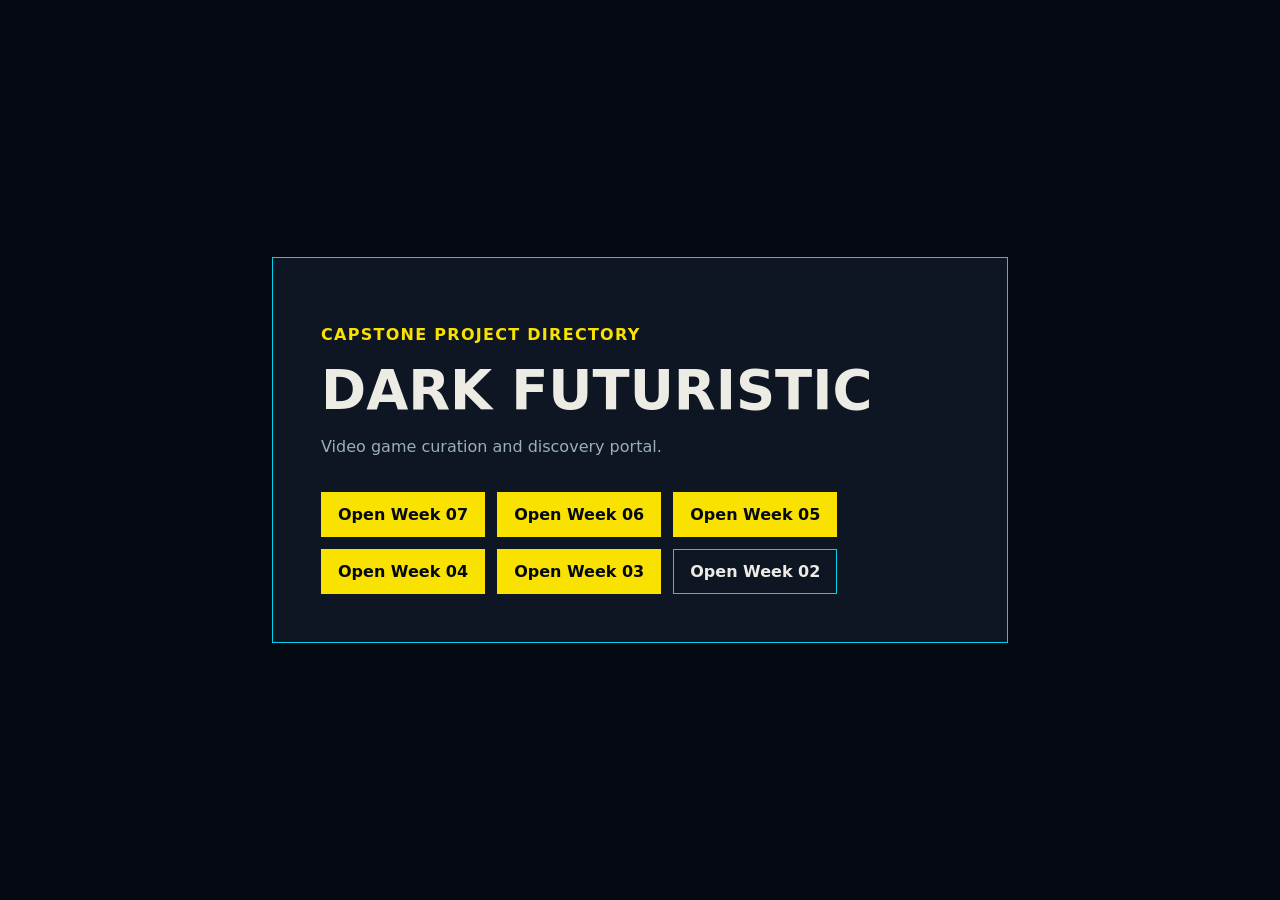
<file: index.html>
<!DOCTYPE html>
<html lang="en">
<head>
  <meta charset="UTF-8">

  <meta
    name="viewport"
    content="width=device-width, initial-scale=1.0"
  >

  <meta
    name="description"
    content="Dark Futuristic capstone project milestone directory."
  >

  <title>Dark Futuristic | Capstone Milestones</title>

  <style>
    :root {
      color-scheme: dark;

      --background: oklch(14% 0.02 260);
      --surface: oklch(20% 0.03 260);
      --text: oklch(94% 0.01 100);
      --muted: oklch(74% 0.03 240);
      --primary: oklch(90% 0.20 102);
      --secondary: oklch(78% 0.16 208);

      font-family:
        Inter,
        system-ui,
        -apple-system,
        BlinkMacSystemFont,
        "Segoe UI",
        sans-serif;
    }

    * {
      box-sizing: border-box;
    }

    body {
      display: grid;
      min-height: 100vh;
      margin: 0;
      padding: 1rem;
      place-items: center;
      color: var(--text);
      background: var(--background);
    }

    main {
      width: min(100%, 46rem);
      padding: clamp(1.5rem, 4vw, 3rem);
      background: var(--surface);
      border: 1px solid var(--secondary);
    }

    p {
      color: var(--muted);
      line-height: 1.6;
    }

    .eyebrow {
      color: var(--primary);
      font-weight: 800;
      letter-spacing: 0.08em;
      text-transform: uppercase;
    }

    h1 {
      margin-block: 0.5rem;
      font-size: clamp(2rem, 1.4rem + 2.5vw, 3.5rem);
      line-height: 1;
      text-transform: uppercase;
    }

    nav {
      display: flex;
      flex-wrap: wrap;
      gap: 0.75rem;
      margin-top: 2rem;
    }

    a {
      display: inline-block;
      padding: 0.75rem 1rem;
      color: var(--background);
      background: var(--primary);
      border: 1px solid var(--primary);
      font-weight: 800;
      text-decoration: none;
    }

    a.secondary {
      color: var(--text);
      background: transparent;
      border-color: var(--secondary);
    }

    a:focus-visible {
      outline: 0.2rem solid var(--secondary);
      outline-offset: 0.2rem;
    }
  </style>
</head>

<body>
  <main>
    <p class="eyebrow">Capstone Project Directory</p>

    <h1>Dark Futuristic</h1>

    <p>Video game curation and discovery portal.</p>

    <nav aria-label="Capstone milestones">
      <a href="week07/index.html">
          Open Week 07
        </a>
      
      <a href="week06/index.html">
        Open Week 06
      </a>
      
       <a href="week05/index.html">
        Open Week 05
      </a>
      
      <a href="week04/index.html">
        Open Week 04
      </a>
      
      <a href="week03/index.html">
        Open Week 03
      </a>

      <a class="secondary" href="week02/index.html">
        Open Week 02
      </a>
    </nav>
  </main>
</body>
</html>
</file>
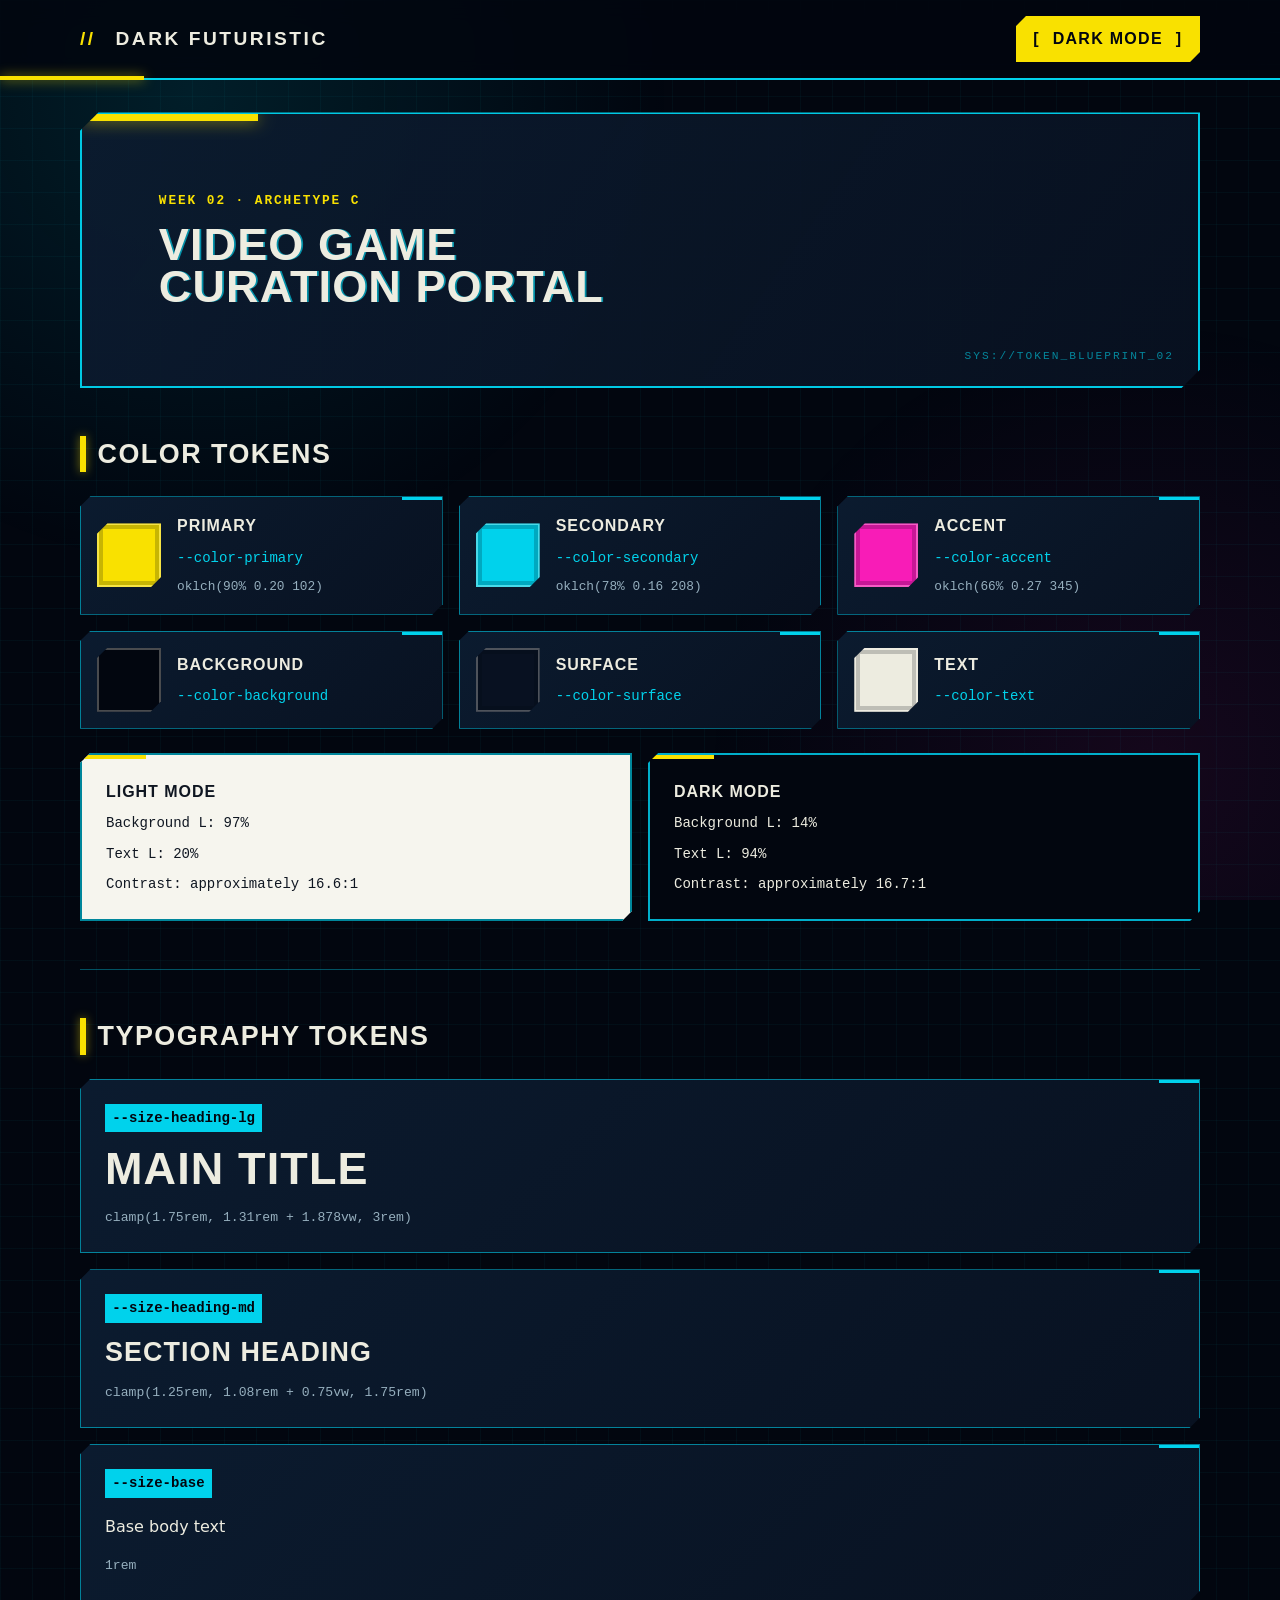
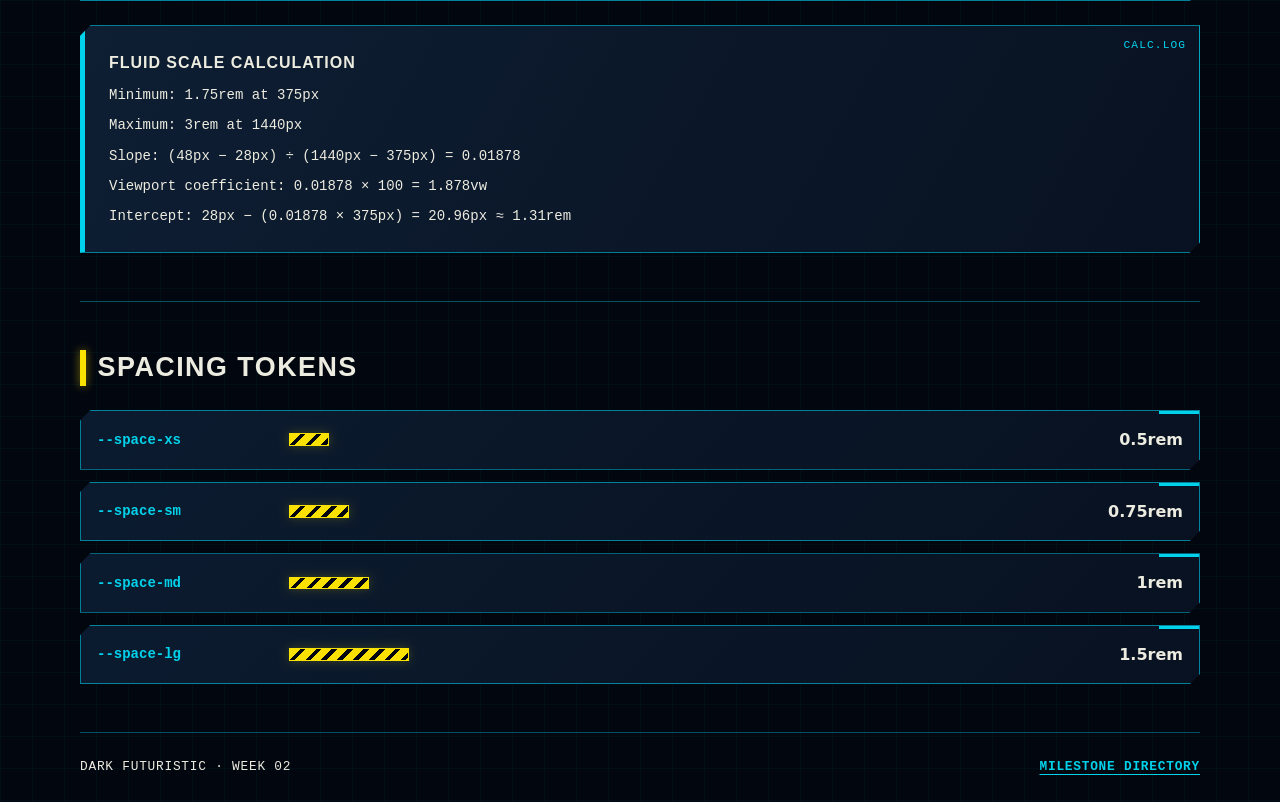
<file: week02/index.html>
<!DOCTYPE html>
<html lang="en" data-theme="dark">
<head>
  <meta charset="UTF-8">

  <meta
    name="viewport"
    content="width=device-width, initial-scale=1.0"
  >

  <meta
    name="description"
    content="Dark Futuristic Week 02 design system token page."
  >

  <title>Dark Futuristic | Week 02</title>

  <link rel="stylesheet" href="styles.css">
</head>

<body>
  <a class="skip-link" href="#main-content">
    Skip to main content
  </a>

  <header class="site-header">
    <a class="brand" href="../index.html">
      Dark Futuristic
    </a>

    <button
      class="theme-toggle"
      type="button"
      aria-pressed="true"
      aria-label="Switch to light mode"
    >
      <span class="theme-toggle__label">Dark mode</span>
    </button>
  </header>

  <main id="main-content" class="page">
    <header class="page-header">
      <p class="eyebrow">Week 02 · Archetype C</p>

      <h1>Video Game Curation Portal</h1>
    </header>

    <section class="token-section" aria-labelledby="colors-heading">
      <h2 id="colors-heading">Color Tokens</h2>

      <div class="color-grid">
        <div class="color-token">
          <span
            class="swatch swatch--primary"
            aria-hidden="true"
          ></span>

          <div>
            <h3>Primary</h3>
            <code>--color-primary</code>
            <p>oklch(90% 0.20 102)</p>
          </div>
        </div>

        <div class="color-token">
          <span
            class="swatch swatch--secondary"
            aria-hidden="true"
          ></span>

          <div>
            <h3>Secondary</h3>
            <code>--color-secondary</code>
            <p>oklch(78% 0.16 208)</p>
          </div>
        </div>

        <div class="color-token">
          <span
            class="swatch swatch--accent"
            aria-hidden="true"
          ></span>

          <div>
            <h3>Accent</h3>
            <code>--color-accent</code>
            <p>oklch(66% 0.27 345)</p>
          </div>
        </div>

        <div class="color-token">
          <span
            class="swatch swatch--background"
            aria-hidden="true"
          ></span>

          <div>
            <h3>Background</h3>
            <code>--color-background</code>
          </div>
        </div>

        <div class="color-token">
          <span
            class="swatch swatch--surface"
            aria-hidden="true"
          ></span>

          <div>
            <h3>Surface</h3>
            <code>--color-surface</code>
          </div>
        </div>

        <div class="color-token">
          <span
            class="swatch swatch--text"
            aria-hidden="true"
          ></span>

          <div>
            <h3>Text</h3>
            <code>--color-text</code>
          </div>
        </div>
      </div>

      <div class="mode-grid">
        <article class="mode-example mode-example--light">
          <h3>Light Mode</h3>
          <p>Background L: 97%</p>
          <p>Text L: 20%</p>
          <p>Contrast: approximately 16.6:1</p>
        </article>

        <article class="mode-example mode-example--dark">
          <h3>Dark Mode</h3>
          <p>Background L: 14%</p>
          <p>Text L: 94%</p>
          <p>Contrast: approximately 16.7:1</p>
        </article>
      </div>
    </section>

    <section class="token-section" aria-labelledby="type-heading">
      <h2 id="type-heading">Typography Tokens</h2>

      <div class="type-list">
        <div class="type-token">
          <code>--size-heading-lg</code>

          <p class="sample-heading-lg">
            Main Title
          </p>

          <p>
            clamp(1.75rem, 1.31rem + 1.878vw, 3rem)
          </p>
        </div>

        <div class="type-token">
          <code>--size-heading-md</code>

          <p class="sample-heading-md">
            Section Heading
          </p>

          <p>
            clamp(1.25rem, 1.08rem + 0.75vw, 1.75rem)
          </p>
        </div>

        <div class="type-token">
          <code>--size-base</code>

          <p class="sample-base">
            Base body text
          </p>

          <p>1rem</p>
        </div>
      </div>

      <aside class="formula-note" aria-labelledby="formula-heading">
        <h3 id="formula-heading">Fluid Scale Calculation</h3>

        <p>
          Minimum: 1.75rem at 375px
        </p>

        <p>
          Maximum: 3rem at 1440px
        </p>

        <p>
          Slope: (48px − 28px) ÷ (1440px − 375px)
          = 0.01878
        </p>

        <p>
          Viewport coefficient: 0.01878 × 100
          = 1.878vw
        </p>

        <p>
          Intercept: 28px − (0.01878 × 375px)
          = 20.96px ≈ 1.31rem
        </p>
      </aside>
    </section>

    <section class="token-section" aria-labelledby="spacing-heading">
      <h2 id="spacing-heading">Spacing Tokens</h2>

      <div class="spacing-list">
        <div class="spacing-token">
          <code>--space-xs</code>
          <span class="space-demo space-demo--xs"></span>
          <strong>0.5rem</strong>
        </div>

        <div class="spacing-token">
          <code>--space-sm</code>
          <span class="space-demo space-demo--sm"></span>
          <strong>0.75rem</strong>
        </div>

        <div class="spacing-token">
          <code>--space-md</code>
          <span class="space-demo space-demo--md"></span>
          <strong>1rem</strong>
        </div>

        <div class="spacing-token">
          <code>--space-lg</code>
          <span class="space-demo space-demo--lg"></span>
          <strong>1.5rem</strong>
        </div>
      </div>
    </section>
  </main>

  <footer class="site-footer">
    <p>Dark Futuristic · Week 02</p>

    <a href="../index.html">
      Milestone Directory
    </a>
  </footer>

  <script>
    const root = document.documentElement;
    const toggle = document.querySelector(".theme-toggle");
    const label = document.querySelector(".theme-toggle__label");

    toggle.addEventListener("click", () => {
      const nextTheme =
        root.dataset.theme === "dark" ? "light" : "dark";

      root.dataset.theme = nextTheme;

      const darkModeActive = nextTheme === "dark";

      toggle.setAttribute(
        "aria-pressed",
        String(darkModeActive)
      );

      toggle.setAttribute(
        "aria-label",
        darkModeActive
          ? "Switch to light mode"
          : "Switch to dark mode"
      );

      label.textContent =
        darkModeActive ? "Dark mode" : "Light mode";
    });
  </script>
</body>
</html>
</file>
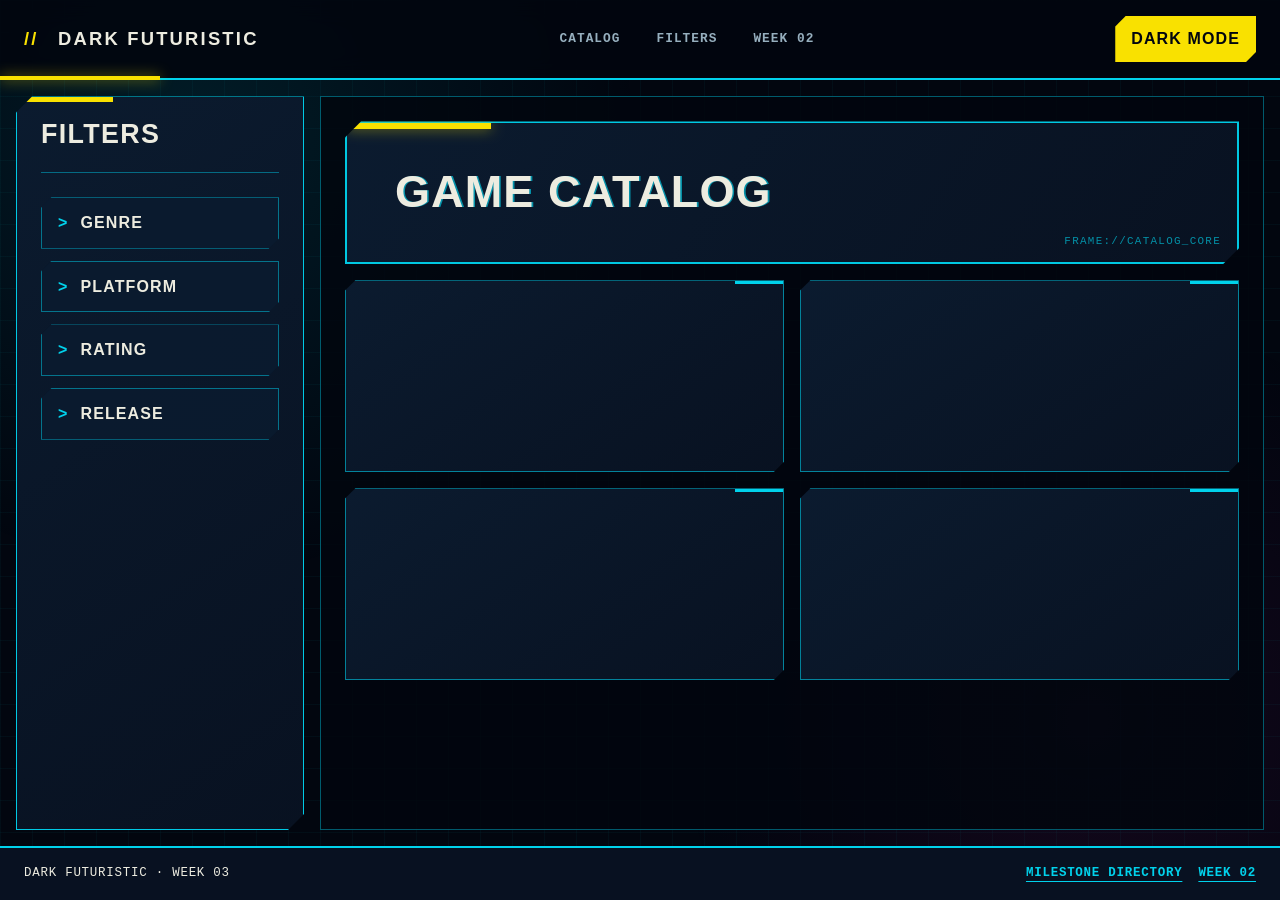
<file: week03/index.html>
<!DOCTYPE html>
<html lang="en" data-theme="dark">
<head>
  <meta charset="UTF-8">

  <meta
    name="viewport"
    content="width=device-width, initial-scale=1.0"
  >

  <meta
    name="description"
    content="Dark Futuristic Week 03 semantic structural frame."
  >

  <title>Dark Futuristic | Week 03</title>

  <link rel="stylesheet" href="styles.css">
</head>

<body>
  <a class="skip-link" href="#catalog">
    Skip to main content
  </a>

  <header class="site-header">
    <a class="brand" href="../index.html">
      Dark Futuristic
    </a>

    <nav class="primary-nav" aria-label="Primary navigation">
      <a href="#catalog">Catalog</a>
      <a href="#filters">Filters</a>
      <a href="../week02/index.html">Week 02</a>
    </nav>

    <button
      class="theme-toggle"
      type="button"
      aria-pressed="true"
      aria-label="Switch to light mode"
    >
      <span class="theme-toggle__label">Dark mode</span>
    </button>
  </header>

  <section class="layout-frame">
    <aside
      id="filters"
      class="filter-rail"
      aria-labelledby="filters-heading"
    >
      <header class="rail-header">
        <h2 id="filters-heading">Filters</h2>
      </header>

      <nav class="filter-nav" aria-label="Catalog filter navigation">
        <a href="#filter-zone-1">Genre</a>
        <a href="#filter-zone-2">Platform</a>
        <a href="#filter-zone-3">Rating</a>
        <a href="#filter-zone-4">Release</a>
      </nav>
    </aside>

    <main
      id="catalog"
      class="catalog"
      aria-labelledby="catalog-heading"
    >
      <header class="catalog-header">
        <h1 id="catalog-heading">Game Catalog</h1>
      </header>

      <section
        class="catalog-grid"
        aria-label="Catalog structural zones"
      >
        <section
          id="filter-zone-1"
          class="catalog-frame"
          aria-label="Featured catalog zone"
        ></section>

        <section
          id="filter-zone-2"
          class="catalog-frame"
          aria-label="Main catalog zone"
        ></section>

        <section
          id="filter-zone-3"
          class="catalog-frame"
          aria-label="Comparison zone"
        ></section>

        <section
          id="filter-zone-4"
          class="catalog-frame"
          aria-label="Discovery zone"
        ></section>
      </section>
    </main>
  </section>

  <footer class="site-footer">
    <p>Dark Futuristic · Week 03</p>

    <nav aria-label="Secondary navigation">
      <a href="../index.html">Milestone Directory</a>
      <a href="../week02/index.html">Week 02</a>
    </nav>
  </footer>

  <script>
    const root = document.documentElement;
    const toggle = document.querySelector(".theme-toggle");
    const label = document.querySelector(".theme-toggle__label");

    toggle.addEventListener("click", () => {
      const nextTheme =
        root.dataset.theme === "dark" ? "light" : "dark";

      root.dataset.theme = nextTheme;

      const darkModeActive = nextTheme === "dark";

      toggle.setAttribute(
        "aria-pressed",
        String(darkModeActive)
      );

      toggle.setAttribute(
        "aria-label",
        darkModeActive
          ? "Switch to light mode"
          : "Switch to dark mode"
      );

      label.textContent =
        darkModeActive ? "Dark mode" : "Light mode";
    });
  </script>
</body>
</html>
</file>
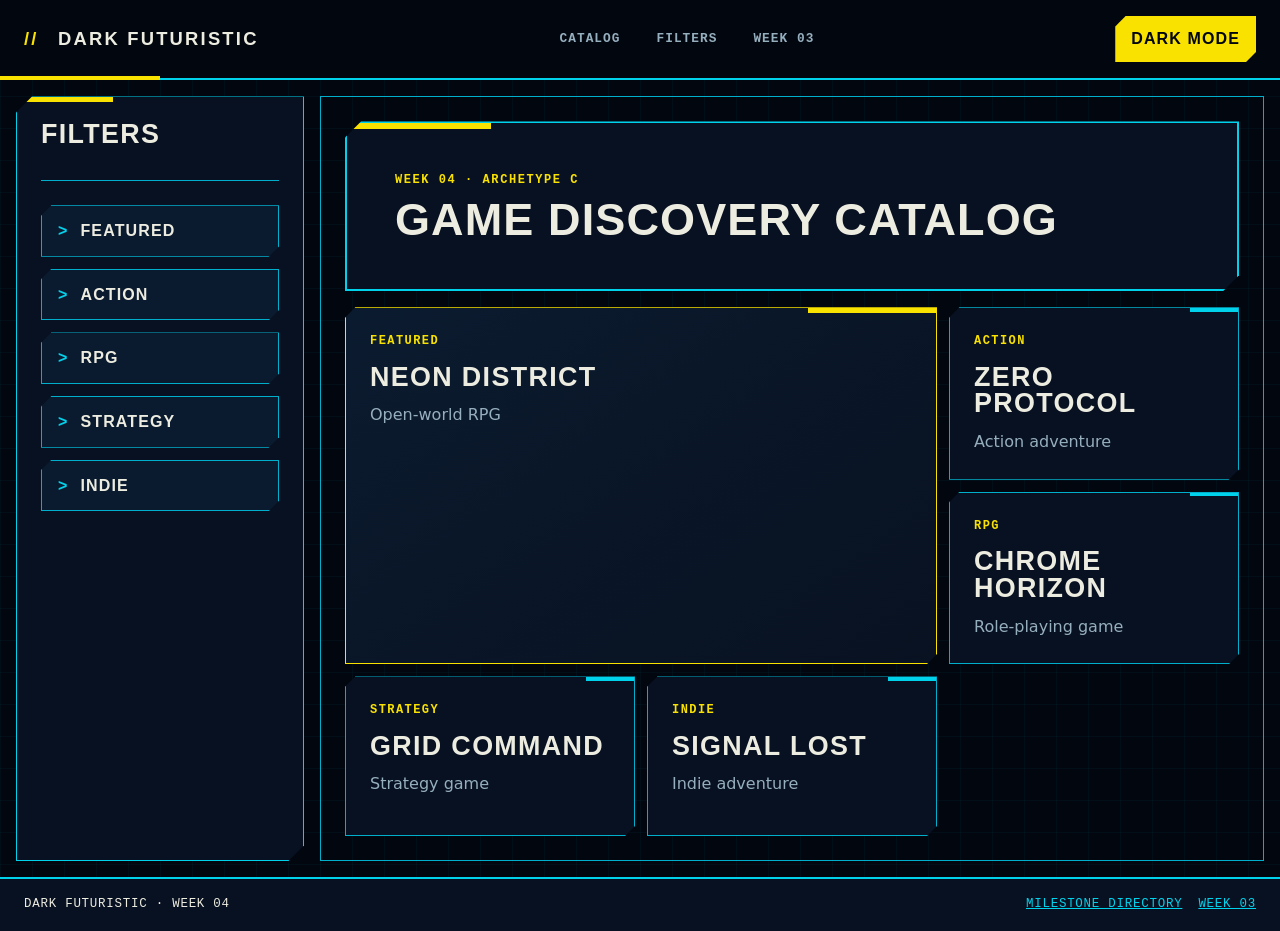
<file: week04/index.html>
<!DOCTYPE html>
<html lang="en" data-theme="dark">
<head>
  <meta charset="UTF-8">

  <meta
    name="viewport"
    content="width=device-width, initial-scale=1.0"
  >

  <meta
    name="description"
    content="Dark Futuristic Week 04 asymmetric responsive grid."
  >

  <title>Dark Futuristic | Week 04</title>

  <link rel="stylesheet" href="styles.css">
</head>

<body>
  <a class="skip-link" href="#catalog">
    Skip to main content
  </a>

  <header class="site-header">
    <a class="brand" href="../index.html">
      Dark Futuristic
    </a>

    <nav class="primary-nav" aria-label="Primary navigation">
      <a href="#catalog">Catalog</a>
      <a href="#filters">Filters</a>
      <a href="../week03/index.html">Week 03</a>
    </nav>

    <button
      class="theme-toggle"
      type="button"
      aria-pressed="true"
      aria-label="Switch to light mode"
    >
      <span class="theme-toggle__label">Dark mode</span>
    </button>
  </header>

  <section class="layout-frame">
    <aside
      id="filters"
      class="filter-rail"
      aria-labelledby="filters-heading"
    >
      <header class="rail-header">
        <h2 id="filters-heading">Filters</h2>
      </header>

      <nav class="filter-nav" aria-label="Game catalog filters">
        <a href="#card-1">Featured</a>
        <a href="#card-2">Action</a>
        <a href="#card-3">RPG</a>
        <a href="#card-4">Strategy</a>
        <a href="#card-5">Indie</a>
      </nav>
    </aside>

    <main
      id="catalog"
      class="catalog"
      aria-labelledby="catalog-heading"
    >
      <header class="catalog-header">
        <p class="eyebrow">Week 04 · Archetype C</p>
        <h1 id="catalog-heading">Game Discovery Catalog</h1>
      </header>

      <section
        class="game-grid"
        aria-label="Game discovery grid"
      >
        <article id="card-1" class="game-card game-card--hero">
          <p class="game-card__label">Featured</p>
          <h2>Neon District</h2>
          <p>Open-world RPG</p>
        </article>

        <article id="card-2" class="game-card">
          <p class="game-card__label">Action</p>
          <h2>Zero Protocol</h2>
          <p>Action adventure</p>
        </article>

        <article id="card-3" class="game-card">
          <p class="game-card__label">RPG</p>
          <h2>Chrome Horizon</h2>
          <p>Role-playing game</p>
        </article>

        <article id="card-4" class="game-card">
          <p class="game-card__label">Strategy</p>
          <h2>Grid Command</h2>
          <p>Strategy game</p>
        </article>

        <article id="card-5" class="game-card">
          <p class="game-card__label">Indie</p>
          <h2>Signal Lost</h2>
          <p>Indie adventure</p>
        </article>
      </section>
    </main>
  </section>

  <footer class="site-footer">
    <p>Dark Futuristic · Week 04</p>

    <nav aria-label="Secondary navigation">
      <a href="../index.html">Milestone Directory</a>
      <a href="../week03/index.html">Week 03</a>
    </nav>
  </footer>

  <script>
    const root = document.documentElement;
    const toggle = document.querySelector(".theme-toggle");
    const label = document.querySelector(".theme-toggle__label");

    toggle.addEventListener("click", () => {
      const nextTheme =
        root.dataset.theme === "dark" ? "light" : "dark";

      root.dataset.theme = nextTheme;

      const darkModeActive = nextTheme === "dark";

      toggle.setAttribute(
        "aria-pressed",
        String(darkModeActive)
      );

      toggle.setAttribute(
        "aria-label",
        darkModeActive
          ? "Switch to light mode"
          : "Switch to dark mode"
      );

      label.textContent =
        darkModeActive ? "Dark mode" : "Light mode";
    });
  </script>
</body>
</html>
</file>
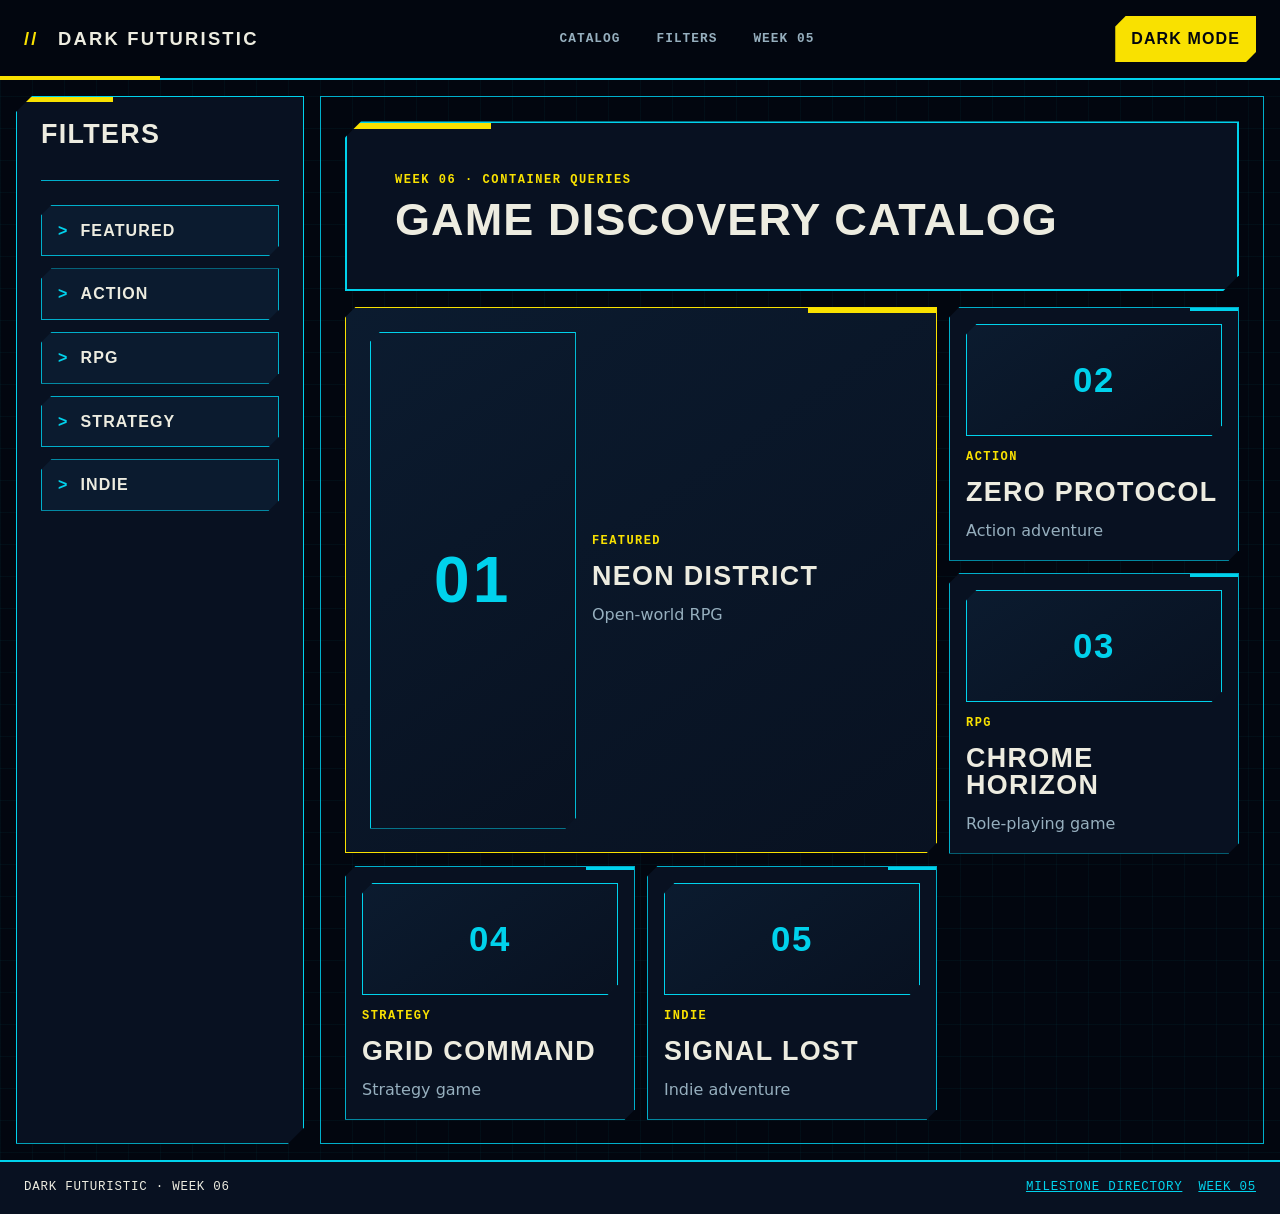
<file: week06/index.html>
<!DOCTYPE html>
<html lang="en" data-theme="dark">
<head>
  <meta charset="UTF-8">

  <meta
    name="viewport"
    content="width=device-width, initial-scale=1.0"
  >

  <meta
    name="description"
    content="Dark Futuristic Week 06 container query components."
  >

  <title>Dark Futuristic | Week 06</title>

  <link rel="stylesheet" href="styles.css">
</head>

<body>
  <a class="skip-link" href="#catalog">
    Skip to main content
  </a>

  <header class="site-header">
    <a class="brand" href="../index.html">
      Dark Futuristic
    </a>

    <nav class="primary-nav" aria-label="Primary navigation">
      <a href="#catalog">Catalog</a>
      <a href="#filters">Filters</a>
      <a href="../week05/index.html">Week 05</a>
    </nav>

    <button
      class="theme-toggle"
      type="button"
      aria-pressed="true"
      aria-label="Switch to light mode"
    >
      <span class="theme-toggle__label">Dark mode</span>
    </button>
  </header>

  <div class="layout-frame">
    <aside
      id="filters"
      class="filter-rail"
      aria-labelledby="filters-heading"
    >
      <header class="rail-header">
        <h2 id="filters-heading">Filters</h2>
      </header>

      <nav class="filter-nav" aria-label="Game catalog filters">
        <a href="#card-1">Featured</a>
        <a href="#card-2">Action</a>
        <a href="#card-3">RPG</a>
        <a href="#card-4">Strategy</a>
        <a href="#card-5">Indie</a>
      </nav>
    </aside>

    <main
      id="catalog"
      class="catalog"
      aria-labelledby="catalog-heading"
    >
      <header class="catalog-header">
        <p class="eyebrow">Week 06 · Container Queries</p>

        <h1 id="catalog-heading">
          Game Discovery Catalog
        </h1>
      </header>

      <section
        class="game-grid"
        aria-label="Game discovery grid"
      >
        <div class="game-card-slot game-card-slot--hero">
          <article id="card-1" class="game-card">
            <div class="game-card__visual" aria-hidden="true">
              01
            </div>

            <div class="game-card__content">
              <p class="game-card__label">Featured</p>
              <h2>Neon District</h2>
              <p>Open-world RPG</p>
            </div>
          </article>
        </div>

        <div class="game-card-slot">
          <article id="card-2" class="game-card">
            <div class="game-card__visual" aria-hidden="true">
              02
            </div>

            <div class="game-card__content">
              <p class="game-card__label">Action</p>
              <h2>Zero Protocol</h2>
              <p>Action adventure</p>
            </div>
          </article>
        </div>

        <div class="game-card-slot">
          <article id="card-3" class="game-card">
            <div class="game-card__visual" aria-hidden="true">
              03
            </div>

            <div class="game-card__content">
              <p class="game-card__label">RPG</p>
              <h2>Chrome Horizon</h2>
              <p>Role-playing game</p>
            </div>
          </article>
        </div>

        <div class="game-card-slot">
          <article id="card-4" class="game-card">
            <div class="game-card__visual" aria-hidden="true">
              04
            </div>

            <div class="game-card__content">
              <p class="game-card__label">Strategy</p>
              <h2>Grid Command</h2>
              <p>Strategy game</p>
            </div>
          </article>
        </div>

        <div class="game-card-slot">
          <article id="card-5" class="game-card">
            <div class="game-card__visual" aria-hidden="true">
              05
            </div>

            <div class="game-card__content">
              <p class="game-card__label">Indie</p>
              <h2>Signal Lost</h2>
              <p>Indie adventure</p>
            </div>
          </article>
        </div>
      </section>
    </main>
  </div>

  <footer class="site-footer">
    <p>Dark Futuristic · Week 06</p>

    <nav aria-label="Secondary navigation">
      <a href="../index.html">Milestone Directory</a>
      <a href="../week05/index.html">Week 05</a>
    </nav>
  </footer>

  <script>
    const root = document.documentElement;
    const toggle = document.querySelector(".theme-toggle");
    const label = document.querySelector(".theme-toggle__label");

    toggle.addEventListener("click", () => {
      const nextTheme =
        root.dataset.theme === "dark" ? "light" : "dark";

      root.dataset.theme = nextTheme;

      const darkModeActive = nextTheme === "dark";

      toggle.setAttribute(
        "aria-pressed",
        String(darkModeActive)
      );

      toggle.setAttribute(
        "aria-label",
        darkModeActive
          ? "Switch to light mode"
          : "Switch to dark mode"
      );

      label.textContent =
        darkModeActive ? "Dark mode" : "Light mode";
    });
  </script>
</body>
</html>
</file>
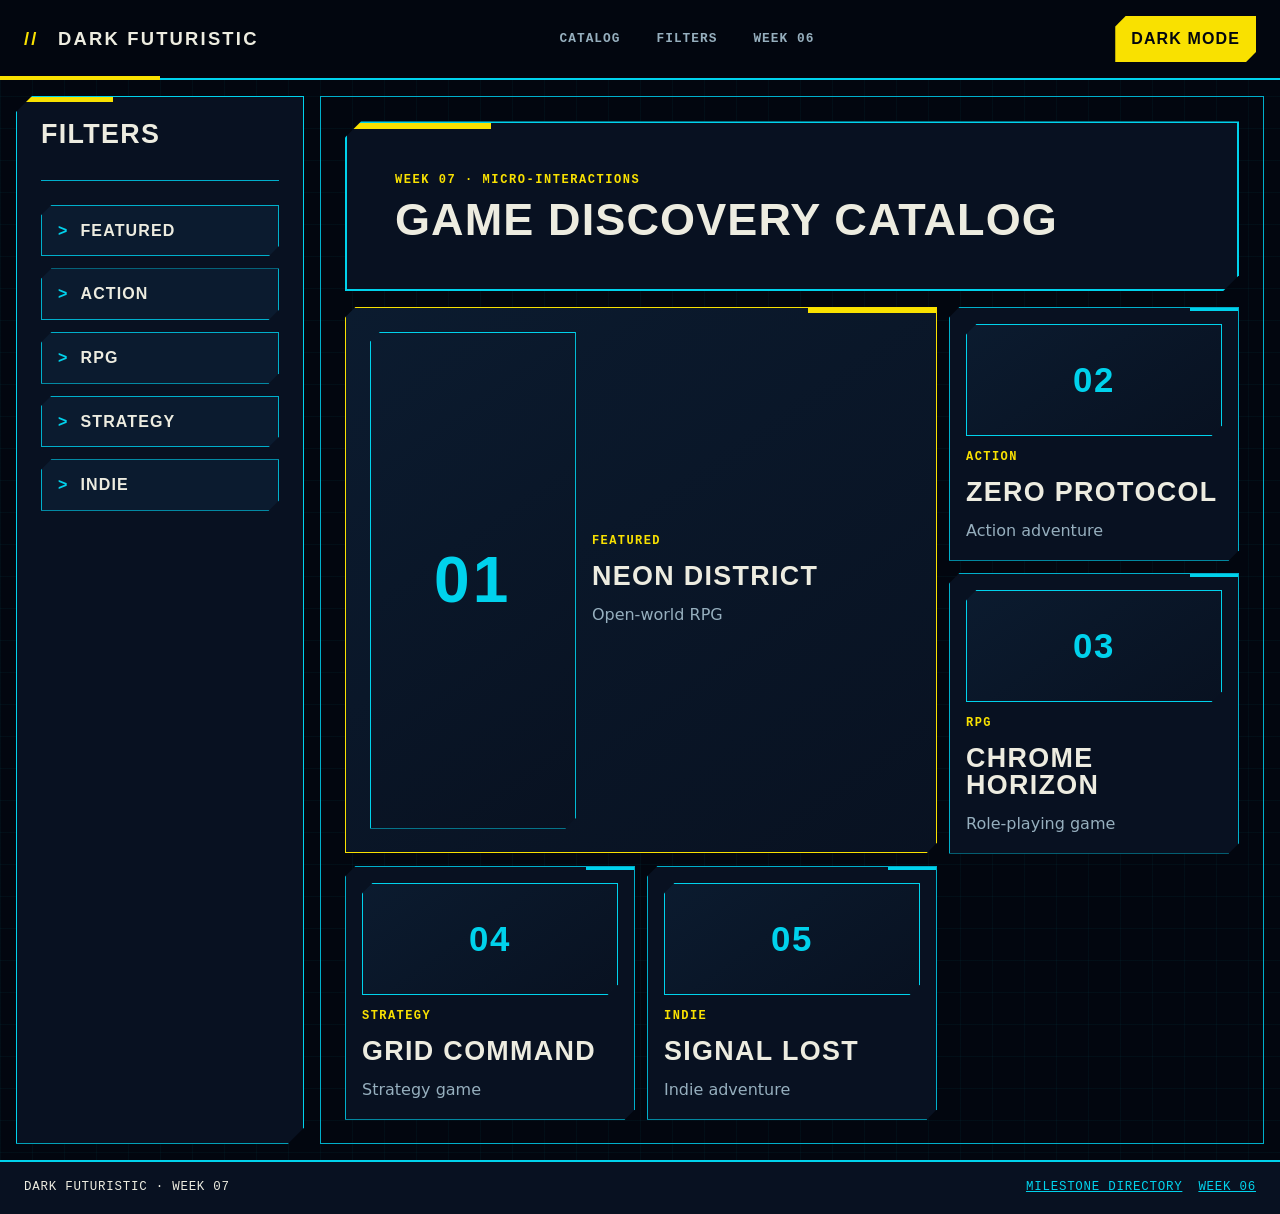
<file: week07/index.html>
<!DOCTYPE html>
<html lang="en" data-theme="dark">
<head>
  <meta charset="UTF-8">

  <meta
    name="viewport"
    content="width=device-width, initial-scale=1.0"
  >

  <meta
    name="description"
    content="Dark Futuristic Week 07 micro-interactions and scroll-driven enhancements."
  >

  <title>Dark Futuristic | Week 07</title>

  <link rel="stylesheet" href="styles.css">
</head>

<body>
  <div
    class="scroll-progress-bar"
    aria-hidden="true"
  ></div>

  <a class="skip-link" href="#catalog">
    Skip to main content
  </a>

  <header class="site-header">
    <a class="brand" href="../index.html">
      Dark Futuristic
    </a>

    <nav class="primary-nav" aria-label="Primary navigation">
      <a href="#catalog">Catalog</a>
      <a href="#filters">Filters</a>
      <a href="../week06/index.html">Week 06</a>
    </nav>

    <button
      class="theme-toggle"
      type="button"
      aria-pressed="true"
      aria-label="Switch to light mode"
    >
      <span class="theme-toggle__label">Dark mode</span>
    </button>
  </header>

  <div class="layout-frame">
    <aside
      id="filters"
      class="filter-rail"
      aria-labelledby="filters-heading"
    >
      <header class="rail-header">
        <h2 id="filters-heading">Filters</h2>
      </header>

      <nav class="filter-nav" aria-label="Game catalog filters">
        <a href="#card-1">Featured</a>
        <a href="#card-2">Action</a>
        <a href="#card-3">RPG</a>
        <a href="#card-4">Strategy</a>
        <a href="#card-5">Indie</a>
      </nav>
    </aside>

    <main
      id="catalog"
      class="catalog"
      aria-labelledby="catalog-heading"
    >
      <header class="catalog-header">
        <p class="eyebrow">
          Week 07 · Micro-Interactions
        </p>

        <h1 id="catalog-heading">
          Game Discovery Catalog
        </h1>
      </header>

      <section
        class="game-grid"
        aria-label="Game discovery grid"
      >
        <div class="game-card-slot game-card-slot--hero">
          <article
            id="card-1"
            class="game-card"
            tabindex="0"
          >
            <div class="game-card__visual" aria-hidden="true">
              01
            </div>

            <div class="game-card__content">
              <p class="game-card__label">Featured</p>
              <h2>Neon District</h2>
              <p>Open-world RPG</p>
            </div>
          </article>
        </div>

        <div class="game-card-slot">
          <article
            id="card-2"
            class="game-card"
            tabindex="0"
          >
            <div class="game-card__visual" aria-hidden="true">
              02
            </div>

            <div class="game-card__content">
              <p class="game-card__label">Action</p>
              <h2>Zero Protocol</h2>
              <p>Action adventure</p>
            </div>
          </article>
        </div>

        <div class="game-card-slot">
          <article
            id="card-3"
            class="game-card"
            tabindex="0"
          >
            <div class="game-card__visual" aria-hidden="true">
              03
            </div>

            <div class="game-card__content">
              <p class="game-card__label">RPG</p>
              <h2>Chrome Horizon</h2>
              <p>Role-playing game</p>
            </div>
          </article>
        </div>

        <div class="game-card-slot">
          <article
            id="card-4"
            class="game-card"
            tabindex="0"
          >
            <div class="game-card__visual" aria-hidden="true">
              04
            </div>

            <div class="game-card__content">
              <p class="game-card__label">Strategy</p>
              <h2>Grid Command</h2>
              <p>Strategy game</p>
            </div>
          </article>
        </div>

        <div class="game-card-slot">
          <article
            id="card-5"
            class="game-card"
            tabindex="0"
          >
            <div class="game-card__visual" aria-hidden="true">
              05
            </div>

            <div class="game-card__content">
              <p class="game-card__label">Indie</p>
              <h2>Signal Lost</h2>
              <p>Indie adventure</p>
            </div>
          </article>
        </div>
      </section>
    </main>
  </div>

  <footer class="site-footer">
    <p>Dark Futuristic · Week 07</p>

    <nav aria-label="Secondary navigation">
      <a href="../index.html">Milestone Directory</a>
      <a href="../week06/index.html">Week 06</a>
    </nav>
  </footer>

  <script>
    const root = document.documentElement;
    const toggle = document.querySelector(".theme-toggle");
    const label = document.querySelector(".theme-toggle__label");

    toggle.addEventListener("click", () => {
      const nextTheme =
        root.dataset.theme === "dark" ? "light" : "dark";

      root.dataset.theme = nextTheme;

      const darkModeActive = nextTheme === "dark";

      toggle.setAttribute(
        "aria-pressed",
        String(darkModeActive)
      );

      toggle.setAttribute(
        "aria-label",
        darkModeActive
          ? "Switch to light mode"
          : "Switch to dark mode"
      );

      label.textContent =
        darkModeActive ? "Dark mode" : "Light mode";
    });
  </script>
</body>
</html>
</file>
<file: week02/styles.css>
/* ==================================================
   WEEK 02 DESIGN TOKENS
   Dark Futuristic Video Game Curation Portal
   ================================================== */

:root {
  color-scheme: light dark;

  /* Cyberpunk brand palette */
  --color-primary: oklch(90% 0.20 102);
  --color-secondary: oklch(78% 0.16 208);
  --color-accent: oklch(66% 0.27 345);

  /* Light mode */
  --light-background: oklch(97% 0.01 100);
  --light-surface: oklch(93% 0.025 100);
  --light-surface-raised: oklch(99% 0.008 100);
  --light-text: oklch(20% 0.025 260);
  --light-muted: oklch(43% 0.035 260);
  --light-border: oklch(56% 0.12 210);

  /* Dark mode */
  --dark-background: oklch(12% 0.025 260);
  --dark-surface: oklch(18% 0.035 260);
  --dark-surface-raised: oklch(22% 0.045 255);
  --dark-text: oklch(94% 0.015 100);
  --dark-muted: oklch(74% 0.035 235);
  --dark-border: oklch(68% 0.15 210);

  /*
    Light mode:
    background L = 97%
    text L = 20%

    Dark mode:
    background L = 12%
    text L = 94%

    The large lightness separation creates strong visual
    contrast and exceeds the WCAG AA 4.5:1 requirement.
  */

  /* Active theme */
  --color-background: var(--dark-background);
  --color-surface: var(--dark-surface);
  --color-surface-raised: var(--dark-surface-raised);
  --color-text: var(--dark-text);
  --color-muted: var(--dark-muted);
  --color-border: var(--dark-border);

  /* Fluid typography */
  --size-base: 1rem;

  --size-heading-md:
    clamp(1.25rem, 1.08rem + 0.75vw, 1.75rem);

  /*
    Minimum: 1.75rem at 375px
    Maximum: 3rem at 1440px

    Slope:
    (48 - 28) / (1440 - 375)
    = 20 / 1065
    = 0.01878

    Viewport coefficient:
    0.01878 × 100 = 1.878vw

    Intercept:
    28 - (0.01878 × 375)
    = 20.96px
    ≈ 1.31rem
  */
  --size-heading-lg:
    clamp(1.75rem, 1.31rem + 1.878vw, 3rem);

  /* Relative spacing */
  --space-xs: 0.5rem;
  --space-sm: 0.75rem;
  --space-md: 1rem;
  --space-lg: 1.5rem;
  --space-xl: 2rem;
  --space-2xl: 3rem;

  --content-width: 70rem;

  --font-display:
    "Arial Narrow",
    "Roboto Condensed",
    "DIN Condensed",
    "Bahnschrift Condensed",
    Impact,
    sans-serif;

  --font-body:
    Inter,
    system-ui,
    -apple-system,
    BlinkMacSystemFont,
    "Segoe UI",
    sans-serif;

  --font-code:
    "SFMono-Regular",
    Consolas,
    "Liberation Mono",
    monospace;

  --clip-small:
    polygon(
      0.65rem 0,
      100% 0,
      100% calc(100% - 0.65rem),
      calc(100% - 0.65rem) 100%,
      0 100%,
      0 0.65rem
    );

  --clip-large:
    polygon(
      1.15rem 0,
      100% 0,
      100% calc(100% - 1.15rem),
      calc(100% - 1.15rem) 100%,
      0 100%,
      0 1.15rem
    );
}

html[data-theme="light"] {
  color-scheme: light;

  --color-background: var(--light-background);
  --color-surface: var(--light-surface);
  --color-surface-raised: var(--light-surface-raised);
  --color-text: var(--light-text);
  --color-muted: var(--light-muted);
  --color-border: var(--light-border);
}

html[data-theme="dark"] {
  color-scheme: dark;

  --color-background: var(--dark-background);
  --color-surface: var(--dark-surface);
  --color-surface-raised: var(--dark-surface-raised);
  --color-text: var(--dark-text);
  --color-muted: var(--dark-muted);
  --color-border: var(--dark-border);
}

/* ==================================================
   RESET AND BASE
   ================================================== */

*,
*::before,
*::after {
  box-sizing: border-box;
}

html {
  scroll-behavior: smooth;
}

body {
  min-height: 100vh;
  margin: 0;
  color: var(--color-text);
  background-color: var(--color-background);
  background-image:
    linear-gradient(
      color-mix(in oklch, var(--color-secondary) 4%, transparent)
      1px,
      transparent 1px
    ),
    linear-gradient(
      90deg,
      color-mix(in oklch, var(--color-secondary) 4%, transparent)
      1px,
      transparent 1px
    );
  background-size: 2rem 2rem;
  font-family: var(--font-body);
  font-size: var(--size-base);
  line-height: 1.6;
}

body::before {
  position: fixed;
  z-index: -1;
  inset: 0;
  background:
    radial-gradient(
      circle at 15% 10%,
      color-mix(in oklch, var(--color-secondary) 12%, transparent),
      transparent 30rem
    ),
    radial-gradient(
      circle at 90% 85%,
      color-mix(in oklch, var(--color-accent) 8%, transparent),
      transparent 28rem
    );
  pointer-events: none;
  content: "";
}

a {
  color: inherit;
}

button,
a {
  font: inherit;
}

button:focus-visible,
a:focus-visible {
  outline: 0.2rem solid var(--color-primary);
  outline-offset: 0.25rem;
}

code {
  color: var(--color-secondary);
  font-family: var(--font-code);
  font-size: 0.875em;
}

.skip-link {
  position: fixed;
  z-index: 100;
  top: var(--space-sm);
  left: var(--space-sm);
  padding: var(--space-sm) var(--space-md);
  color: var(--dark-background);
  background: var(--color-primary);
  font-family: var(--font-display);
  font-weight: 800;
  letter-spacing: 0.06em;
  text-transform: uppercase;
  transform: translateY(-200%);
  clip-path: var(--clip-small);
}

.skip-link:focus {
  transform: translateY(0);
}

/* ==================================================
   HEADER
   ================================================== */

.site-header {
  position: relative;
  display: flex;
  align-items: center;
  justify-content: space-between;
  gap: var(--space-md);
  padding:
    var(--space-md)
    max(
      var(--space-md),
      calc((100% - var(--content-width)) / 2)
    );
  background:
    color-mix(in oklch, var(--color-background) 88%, transparent);
  border-bottom: 0.125rem solid var(--color-secondary);
  backdrop-filter: blur(0.75rem);
}

.site-header::after {
  position: absolute;
  bottom: -0.125rem;
  left: 0;
  width: 9rem;
  height: 0.25rem;
  background: var(--color-primary);
  box-shadow:
    0 0 0.7rem
    color-mix(in oklch, var(--color-primary) 65%, transparent);
  content: "";
}

.brand {
  position: relative;
  color: var(--color-text);
  font-family: var(--font-display);
  font-size: 1.2rem;
  font-stretch: condensed;
  font-weight: 900;
  letter-spacing: 0.13em;
  text-decoration: none;
  text-transform: uppercase;
}

.brand::before {
  margin-right: var(--space-sm);
  color: var(--color-primary);
  content: "//";
}

.theme-toggle {
  position: relative;
  padding: 0.65rem 1.1rem;
  color: var(--color-background);
  background: var(--color-primary);
  border: 0;
  font-family: var(--font-display);
  font-weight: 900;
  letter-spacing: 0.08em;
  text-transform: uppercase;
  cursor: pointer;
  clip-path: var(--clip-small);
  transition:
    transform 160ms ease,
    filter 160ms ease;
}

.theme-toggle::before {
  margin-right: 0.45rem;
  content: "[";
}

.theme-toggle::after {
  margin-left: 0.45rem;
  content: "]";
}

.theme-toggle:hover {
  filter: brightness(1.05);
  transform: translateY(-0.12rem);
}

/* ==================================================
   PAGE
   ================================================== */

.page {
  width: min(
    calc(100% - (2 * var(--space-md))),
    var(--content-width)
  );
  margin-inline: auto;
}

.page-header {
  position: relative;
  margin-top: var(--space-xl);
  padding: clamp(2rem, 6vw, 5rem);
  overflow: hidden;
  background:
    linear-gradient(
      125deg,
      color-mix(in oklch, var(--color-surface-raised) 96%, transparent),
      color-mix(in oklch, var(--color-surface) 92%, transparent)
    );
  border:
    0.125rem solid
    color-mix(in oklch, var(--color-secondary) 75%, var(--color-border));
  clip-path: var(--clip-large);
}

.page-header::before {
  position: absolute;
  top: 0;
  left: 0;
  width: 11rem;
  height: 0.4rem;
  background: var(--color-primary);
  box-shadow:
    0 0 1rem
    color-mix(in oklch, var(--color-primary) 65%, transparent);
  content: "";
}

.page-header::after {
  position: absolute;
  right: 1.5rem;
  bottom: 1.25rem;
  color:
    color-mix(in oklch, var(--color-secondary) 60%, transparent);
  font-family: var(--font-code);
  font-size: 0.7rem;
  letter-spacing: 0.18em;
  content: "SYS://TOKEN_BLUEPRINT_02";
}

.eyebrow {
  margin: 0 0 var(--space-sm);
  color: var(--color-primary);
  font-family: var(--font-code);
  font-size: 0.8rem;
  font-weight: 800;
  letter-spacing: 0.15em;
  text-transform: uppercase;
}

h1,
h2,
h3,
p {
  margin-top: 0;
}

h1,
h2,
h3 {
  font-family: var(--font-display);
  font-stretch: condensed;
  text-transform: uppercase;
}

h1 {
  max-width: 18ch;
  margin-bottom: 0;
  font-size: var(--size-heading-lg);
  font-weight: 900;
  letter-spacing: 0.025em;
  line-height: 0.95;
  text-shadow:
    0.11rem 0
    color-mix(in oklch, var(--color-secondary) 65%, transparent);
}

h2 {
  display: flex;
  align-items: center;
  gap: var(--space-sm);
  margin-bottom: var(--space-lg);
  font-size: var(--size-heading-md);
  font-weight: 900;
  letter-spacing: 0.055em;
  line-height: 1;
}

h2::before {
  width: 0.35rem;
  height: 1.35em;
  background: var(--color-primary);
  box-shadow:
    0 0 0.6rem
    color-mix(in oklch, var(--color-primary) 50%, transparent);
  content: "";
}

h3 {
  margin-bottom: var(--space-xs);
  font-size: 1rem;
  letter-spacing: 0.06em;
}

.token-section {
  position: relative;
  padding-block: var(--space-2xl);
  border-bottom:
    1px solid
    color-mix(in oklch, var(--color-border) 45%, transparent);
}

/* ==================================================
   TOKEN PANELS
   ================================================== */

.color-grid {
  display: grid;
  grid-template-columns:
    repeat(auto-fit, minmax(min(100%, 18rem), 1fr));
  gap: var(--space-md);
}

.color-token,
.type-token,
.spacing-token {
  position: relative;
  min-width: 0;
  background:
    linear-gradient(
      135deg,
      var(--color-surface-raised),
      var(--color-surface)
    );
  border:
    1px solid
    color-mix(in oklch, var(--color-border) 70%, transparent);
  clip-path: var(--clip-small);
  transition:
    border-color 160ms ease,
    transform 160ms ease,
    box-shadow 160ms ease;
}

.color-token::after,
.type-token::after,
.spacing-token::after {
  position: absolute;
  top: 0;
  right: 0;
  width: 2.5rem;
  height: 0.18rem;
  background: var(--color-secondary);
  content: "";
}

.color-token:hover,
.type-token:hover,
.spacing-token:hover {
  border-color: var(--color-secondary);
  box-shadow:
    0 0 1.1rem
    color-mix(in oklch, var(--color-secondary) 12%, transparent);
  transform: translateY(-0.15rem);
}

.color-token {
  display: grid;
  grid-template-columns: 4rem 1fr;
  align-items: center;
  gap: var(--space-md);
  padding: var(--space-md);
}

.color-token p,
.color-token code {
  display: block;
  margin: 0;
  overflow-wrap: anywhere;
}

.color-token p {
  margin-top: var(--space-xs);
  color: var(--color-muted);
  font-family: var(--font-code);
  font-size: 0.8rem;
}

.swatch {
  width: 4rem;
  aspect-ratio: 1;
  border:
    0.125rem solid
    color-mix(in oklch, var(--color-text) 30%, transparent);
  box-shadow:
    inset 0 0 0 0.25rem
    color-mix(in oklch, var(--color-background) 20%, transparent);
  clip-path: var(--clip-small);
}

.swatch--primary {
  background: var(--color-primary);
}

.swatch--secondary {
  background: var(--color-secondary);
}

.swatch--accent {
  background: var(--color-accent);
}

.swatch--background {
  background: var(--color-background);
}

.swatch--surface {
  background: var(--color-surface);
}

.swatch--text {
  background: var(--color-text);
}

/* ==================================================
   LIGHT AND DARK EXAMPLES
   ================================================== */

.mode-grid {
  display: grid;
  grid-template-columns:
    repeat(auto-fit, minmax(min(100%, 18rem), 1fr));
  gap: var(--space-md);
  margin-top: var(--space-lg);
}

.mode-example {
  position: relative;
  padding: var(--space-lg);
  border-width: 0.125rem;
  border-style: solid;
  clip-path: var(--clip-small);
}

.mode-example::before {
  position: absolute;
  top: 0;
  left: 0;
  width: 4rem;
  height: 0.25rem;
  background: var(--color-primary);
  content: "";
}

.mode-example p {
  margin-bottom: var(--space-xs);
  font-family: var(--font-code);
  font-size: 0.875rem;
}

.mode-example p:last-child {
  margin-bottom: 0;
}

.mode-example--light {
  color: var(--light-text);
  background: var(--light-background);
  border-color: var(--light-border);
}

.mode-example--dark {
  color: var(--dark-text);
  background: var(--dark-background);
  border-color: var(--dark-border);
}

/* ==================================================
   TYPOGRAPHY
   ================================================== */

.type-list {
  display: grid;
  gap: var(--space-md);
}

.type-token {
  padding: var(--space-lg);
}

.type-token > code {
  display: inline-block;
  padding: 0.2rem 0.45rem;
  color: var(--color-background);
  background: var(--color-secondary);
  font-weight: 700;
}

.type-token > p:last-child {
  margin-bottom: 0;
  color: var(--color-muted);
  font-family: var(--font-code);
  font-size: 0.82rem;
  overflow-wrap: anywhere;
}

.sample-heading-lg {
  margin-block: var(--space-md);
  font-family: var(--font-display);
  font-size: var(--size-heading-lg);
  font-weight: 900;
  letter-spacing: 0.025em;
  line-height: 0.95;
  text-transform: uppercase;
}

.sample-heading-md {
  margin-block: var(--space-md);
  font-family: var(--font-display);
  font-size: var(--size-heading-md);
  font-weight: 900;
  letter-spacing: 0.04em;
  line-height: 1;
  text-transform: uppercase;
}

.sample-base {
  margin-block: var(--space-md);
  font-size: var(--size-base);
}

.formula-note {
  position: relative;
  margin-top: var(--space-lg);
  padding: var(--space-lg);
  background:
    linear-gradient(
      120deg,
      color-mix(in oklch, var(--color-secondary) 9%, var(--color-surface)),
      var(--color-surface)
    );
  border:
    1px solid
    color-mix(in oklch, var(--color-secondary) 75%, transparent);
  border-left: 0.35rem solid var(--color-secondary);
  clip-path: var(--clip-small);
}

.formula-note::after {
  position: absolute;
  top: 0.65rem;
  right: 0.8rem;
  color: var(--color-secondary);
  font-family: var(--font-code);
  font-size: 0.7rem;
  letter-spacing: 0.1em;
  content: "CALC.LOG";
}

.formula-note p {
  margin-bottom: var(--space-xs);
  font-family: var(--font-code);
  font-size: 0.875rem;
}

.formula-note p:last-child {
  margin-bottom: 0;
}

/* ==================================================
   SPACING
   ================================================== */

.spacing-list {
  display: grid;
  gap: var(--space-sm);
}

.spacing-token {
  display: grid;
  grid-template-columns: minmax(8rem, 11rem) 1fr auto;
  align-items: center;
  gap: var(--space-md);
  padding: var(--space-md);
}

.spacing-token code {
  font-weight: 700;
}

.space-demo {
  display: block;
  height: 0.8rem;
  max-width: 100%;
  background:
    repeating-linear-gradient(
      135deg,
      var(--color-primary) 0,
      var(--color-primary) 0.45rem,
      var(--color-background) 0.45rem,
      var(--color-background) 0.7rem
    );
  border: 1px solid var(--color-primary);
  box-shadow:
    0 0 0.6rem
    color-mix(in oklch, var(--color-primary) 22%, transparent);
}

.space-demo--xs {
  width: calc(var(--space-xs) * 5);
}

.space-demo--sm {
  width: calc(var(--space-sm) * 5);
}

.space-demo--md {
  width: calc(var(--space-md) * 5);
}

.space-demo--lg {
  width: calc(var(--space-lg) * 5);
}

/* ==================================================
   FOOTER
   ================================================== */

.site-footer {
  display: flex;
  justify-content: space-between;
  gap: var(--space-md);
  width: min(
    calc(100% - (2 * var(--space-md))),
    var(--content-width)
  );
  margin-inline: auto;
  padding-block: var(--space-lg);
  font-family: var(--font-code);
  font-size: 0.8rem;
  letter-spacing: 0.06em;
  text-transform: uppercase;
}

.site-footer p {
  margin: 0;
}

.site-footer a {
  color: var(--color-secondary);
  font-weight: 700;
  text-underline-offset: 0.25rem;
}

/* ==================================================
   RESPONSIVE
   ================================================== */

@media (max-width: 38rem) {
  .site-header,
  .site-footer {
    align-items: flex-start;
    flex-direction: column;
  }

  .page-header {
    padding: var(--space-xl) var(--space-lg);
  }

  .page-header::after {
    display: none;
  }

  .spacing-token {
    grid-template-columns: 1fr;
  }
}

@media (prefers-reduced-motion: reduce) {
  *,
  *::before,
  *::after {
    scroll-behavior: auto !important;
    transition-duration: 0.01ms !important;
  }
}
</file>
<file: week03/styles.css>
:root {
  color-scheme: light dark;

  /* Cyberpunk brand palette */
  --color-primary: oklch(90% 0.20 102);
  --color-secondary: oklch(78% 0.16 208);
  --color-accent: oklch(66% 0.27 345);

  /* Light mode */
  --light-background: oklch(97% 0.01 100);
  --light-surface: oklch(93% 0.025 100);
  --light-surface-raised: oklch(99% 0.008 100);
  --light-text: oklch(20% 0.025 260);
  --light-muted: oklch(43% 0.035 260);
  --light-border: oklch(56% 0.12 210);

  /* Dark mode */
  --dark-background: oklch(12% 0.025 260);
  --dark-surface: oklch(18% 0.035 260);
  --dark-surface-raised: oklch(22% 0.045 255);
  --dark-text: oklch(94% 0.015 100);
  --dark-muted: oklch(74% 0.035 235);
  --dark-border: oklch(68% 0.15 210);

  /* Active theme */
  --color-background: var(--dark-background);
  --color-surface: var(--dark-surface);
  --color-surface-raised: var(--dark-surface-raised);
  --color-text: var(--dark-text);
  --color-muted: var(--dark-muted);
  --color-border: var(--dark-border);

  /* Fluid typography */
  --size-base: 1rem;

  --size-heading-md:
    clamp(1.25rem, 1.08rem + 0.75vw, 1.75rem);

  --size-heading-lg:
    clamp(1.75rem, 1.31rem + 1.878vw, 3rem);

  /* Relative spacing */
  --space-xs: 0.5rem;
  --space-sm: 0.75rem;
  --space-md: 1rem;
  --space-lg: 1.5rem;
  --space-xl: 2rem;
  --space-2xl: 3rem;

  --font-display:
    "Arial Narrow",
    "Roboto Condensed",
    "DIN Condensed",
    "Bahnschrift Condensed",
    Impact,
    sans-serif;

  --font-body:
    Inter,
    system-ui,
    -apple-system,
    BlinkMacSystemFont,
    "Segoe UI",
    sans-serif;

  --font-code:
    "SFMono-Regular",
    Consolas,
    "Liberation Mono",
    monospace;

  --clip-small:
    polygon(
      0.65rem 0,
      100% 0,
      100% calc(100% - 0.65rem),
      calc(100% - 0.65rem) 100%,
      0 100%,
      0 0.65rem
    );

  --clip-large:
    polygon(
      1rem 0,
      100% 0,
      100% calc(100% - 1rem),
      calc(100% - 1rem) 100%,
      0 100%,
      0 1rem
    );
}

html[data-theme="light"] {
  color-scheme: light;

  --color-background: var(--light-background);
  --color-surface: var(--light-surface);
  --color-surface-raised: var(--light-surface-raised);
  --color-text: var(--light-text);
  --color-muted: var(--light-muted);
  --color-border: var(--light-border);
}

html[data-theme="dark"] {
  color-scheme: dark;

  --color-background: var(--dark-background);
  --color-surface: var(--dark-surface);
  --color-surface-raised: var(--dark-surface-raised);
  --color-text: var(--dark-text);
  --color-muted: var(--dark-muted);
  --color-border: var(--dark-border);
}

/* ==================================================
   BASE
   ================================================== */

*,
*::before,
*::after {
  box-sizing: border-box;
}

html {
  scroll-behavior: smooth;
}

body {
  display: grid;
  grid-template-rows: auto minmax(0, 1fr) auto;
  min-height: 100vh;
  min-height: 100dvh;
  margin: 0;
  color: var(--color-text);
  background-color: var(--color-background);
  background-image:
    linear-gradient(
      color-mix(in oklch, var(--color-secondary) 4%, transparent)
      1px,
      transparent 1px
    ),
    linear-gradient(
      90deg,
      color-mix(in oklch, var(--color-secondary) 4%, transparent)
      1px,
      transparent 1px
    );
  background-size: 2rem 2rem;
  font-family: var(--font-body);
  font-size: var(--size-base);
  line-height: 1.6;
}

body::before {
  position: fixed;
  z-index: -1;
  inset: 0;
  background:
    radial-gradient(
      circle at 15% 15%,
      color-mix(in oklch, var(--color-secondary) 11%, transparent),
      transparent 28rem
    ),
    radial-gradient(
      circle at 85% 80%,
      color-mix(in oklch, var(--color-accent) 8%, transparent),
      transparent 26rem
    );
  pointer-events: none;
  content: "";
}

a {
  color: inherit;
}

button,
a {
  font: inherit;
}

a:focus-visible,
button:focus-visible {
  outline: 0.2rem solid var(--color-primary);
  outline-offset: 0.25rem;
}

.skip-link {
  position: fixed;
  z-index: 100;
  top: var(--space-sm);
  left: var(--space-sm);
  padding: var(--space-sm) var(--space-md);
  color: var(--dark-background);
  background: var(--color-primary);
  font-family: var(--font-display);
  font-weight: 900;
  letter-spacing: 0.08em;
  text-transform: uppercase;
  transform: translateY(-200%);
  clip-path: var(--clip-small);
}

.skip-link:focus {
  transform: translateY(0);
}

/* ==================================================
   PERSISTENT HEADER
   ================================================== */

.site-header {
  position: sticky;
  z-index: 20;
  top: 0;
  display: grid;
  grid-template-columns: auto minmax(0, 1fr) auto;
  align-items: center;
  gap: var(--space-lg);
  padding: var(--space-md) var(--space-lg);
  background:
    color-mix(in oklch, var(--color-background) 90%, transparent);
  border-bottom: 0.125rem solid var(--color-secondary);
  backdrop-filter: blur(0.75rem);
}

.site-header::after {
  position: absolute;
  bottom: -0.125rem;
  left: 0;
  width: 10rem;
  height: 0.25rem;
  background: var(--color-primary);
  box-shadow:
    0 0 0.8rem
    color-mix(in oklch, var(--color-primary) 60%, transparent);
  content: "";
}

.brand {
  font-family: var(--font-display);
  font-size: 1.15rem;
  font-weight: 900;
  letter-spacing: 0.12em;
  text-decoration: none;
  text-transform: uppercase;
  white-space: nowrap;
}

.brand::before {
  margin-right: var(--space-sm);
  color: var(--color-primary);
  content: "//";
}

.primary-nav {
  display: flex;
  flex-wrap: wrap;
  justify-content: center;
  gap: var(--space-sm);
}

.primary-nav a,
.filter-nav a,
.site-footer a {
  text-underline-offset: 0.3rem;
}

.primary-nav a {
  padding: var(--space-xs) var(--space-sm);
  color: var(--color-muted);
  font-family: var(--font-code);
  font-size: 0.8rem;
  font-weight: 700;
  letter-spacing: 0.08em;
  text-decoration: none;
  text-transform: uppercase;
}

.primary-nav a:hover {
  color: var(--color-primary);
}

.theme-toggle {
  padding: 0.65rem 1rem;
  color: var(--color-background);
  background: var(--color-primary);
  border: 0;
  font-family: var(--font-display);
  font-weight: 900;
  letter-spacing: 0.07em;
  text-transform: uppercase;
  cursor: pointer;
  clip-path: var(--clip-small);
}

/* ==================================================
   STRUCTURAL GRID
   ================================================== */

.layout-frame {
  display: grid;

  /*
    The sidebar cannot collapse below 14rem.

    minmax(14rem, 18rem) gives it a responsive range,
    while minmax(0, 1fr) allows the main area to shrink
    without forcing horizontal overflow.
  */
  grid-template-columns:
    minmax(14rem, 18rem)
    minmax(0, 1fr);

  min-height: 0;
  gap: var(--space-md);
  padding: var(--space-md);
}

/* ==================================================
   LEFT FILTER RAIL
   ================================================== */

.filter-rail {
  position: relative;
  min-width: 0;
  padding: var(--space-lg);
  overflow: auto;
  background:
    linear-gradient(
      145deg,
      var(--color-surface-raised),
      var(--color-surface)
    );
  border:
    1px solid
    color-mix(in oklch, var(--color-secondary) 75%, var(--color-border));
  clip-path: var(--clip-large);
}

.filter-rail::before {
  position: absolute;
  top: 0;
  left: 0;
  width: 6rem;
  height: 0.3rem;
  background: var(--color-primary);
  content: "";
}

.rail-header {
  padding-bottom: var(--space-lg);
  border-bottom:
    1px solid
    color-mix(in oklch, var(--color-border) 55%, transparent);
}

.eyebrow {
  margin: 0 0 var(--space-xs);
  color: var(--color-primary);
  font-family: var(--font-code);
  font-size: 0.75rem;
  font-weight: 800;
  letter-spacing: 0.13em;
  text-transform: uppercase;
}

h1,
h2,
h3,
p {
  margin-top: 0;
}

h1,
h2,
h3 {
  font-family: var(--font-display);
  text-transform: uppercase;
}

h1 {
  margin-bottom: 0;
  font-size: var(--size-heading-lg);
  font-weight: 900;
  letter-spacing: 0.025em;
  line-height: 0.95;
  text-shadow:
    0.1rem 0
    color-mix(in oklch, var(--color-secondary) 65%, transparent);
}

h2 {
  margin-bottom: 0;
  font-size: var(--size-heading-md);
  letter-spacing: 0.05em;
  line-height: 1;
}

h3 {
  margin-bottom: var(--space-xs);
  font-size: 1rem;
  letter-spacing: 0.06em;
}

.filter-nav {
  display: grid;
  gap: var(--space-sm);
  margin-top: var(--space-lg);
}

.filter-nav a {
  position: relative;
  padding: var(--space-sm) var(--space-md);
  color: var(--color-text);
  background:
    color-mix(in oklch, var(--color-surface-raised) 90%, transparent);
  border:
    1px solid
    color-mix(in oklch, var(--color-border) 60%, transparent);
  font-family: var(--font-display);
  font-weight: 800;
  letter-spacing: 0.07em;
  text-decoration: none;
  text-transform: uppercase;
  clip-path: var(--clip-small);
}

.filter-nav a::before {
  margin-right: var(--space-sm);
  color: var(--color-secondary);
  content: ">";
}

.filter-nav a:hover {
  color: var(--color-background);
  background: var(--color-primary);
  border-color: var(--color-primary);
}

.rail-status {
  margin-top: var(--space-xl);
  padding: var(--space-md);
  background:
    color-mix(in oklch, var(--color-secondary) 8%, var(--color-surface));
  border-left: 0.25rem solid var(--color-secondary);
}

.rail-status p {
  margin-bottom: 0;
  color: var(--color-muted);
  font-family: var(--font-code);
  font-size: 0.8rem;
}

/* ==================================================
   MAIN CATALOG FRAME
   ================================================== */

.catalog {
  min-width: 0;
  padding: var(--space-lg);
  overflow: auto;
  background:
    color-mix(in oklch, var(--color-background) 85%, transparent);
  border:
    1px solid
    color-mix(in oklch, var(--color-border) 50%, transparent);
}

.catalog-header {
  position: relative;
  padding: clamp(1.5rem, 4vw, 3rem);
  background:
    linear-gradient(
      125deg,
      var(--color-surface-raised),
      var(--color-surface)
    );
  border:
    0.125rem solid
    color-mix(in oklch, var(--color-secondary) 70%, var(--color-border));
  clip-path: var(--clip-large);
}

.catalog-header::before {
  position: absolute;
  top: 0;
  left: 0;
  width: 9rem;
  height: 0.35rem;
  background: var(--color-primary);
  box-shadow:
    0 0 0.8rem
    color-mix(in oklch, var(--color-primary) 55%, transparent);
  content: "";
}

.catalog-header::after {
  position: absolute;
  right: 1rem;
  bottom: 0.75rem;
  color:
    color-mix(in oklch, var(--color-secondary) 65%, transparent);
  font-family: var(--font-code);
  font-size: 0.68rem;
  letter-spacing: 0.12em;
  content: "FRAME://CATALOG_CORE";
}

.catalog-grid {
  display: grid;
  grid-template-columns:
    repeat(2, minmax(0, 1fr));
  grid-auto-rows: minmax(12rem, 1fr);
  gap: var(--space-md);
  margin-top: var(--space-md);
}

.catalog-frame {
  position: relative;
  display: grid;
  min-width: 0;
  min-height: 12rem;
  padding: var(--space-lg);
  place-items: center;
  background:
    linear-gradient(
      145deg,
      var(--color-surface-raised),
      var(--color-surface)
    );
  border:
    1px solid
    color-mix(in oklch, var(--color-border) 70%, transparent);
  clip-path: var(--clip-small);
}

.catalog-frame::before {
  position: absolute;
  top: 0;
  right: 0;
  width: 3rem;
  height: 0.2rem;
  background: var(--color-secondary);
  content: "";
}


/* ==================================================
   FOOTER
   ================================================== */

.site-footer {
  display: flex;
  align-items: center;
  justify-content: space-between;
  gap: var(--space-md);
  padding: var(--space-md) var(--space-lg);
  background: var(--color-surface);
  border-top: 0.125rem solid var(--color-secondary);
  font-family: var(--font-code);
  font-size: 0.78rem;
  letter-spacing: 0.06em;
  text-transform: uppercase;
}

.site-footer p {
  margin: 0;
}

.site-footer nav {
  display: flex;
  flex-wrap: wrap;
  gap: var(--space-md);
}

.site-footer a {
  color: var(--color-secondary);
  font-weight: 700;
}

/* ==================================================
   RESPONSIVE STRUCTURE
   ================================================== */

@media (max-width: 52rem) {
  .site-header {
    grid-template-columns: 1fr auto;
  }

  .primary-nav {
    grid-column: 1 / -1;
    grid-row: 2;
    justify-content: flex-start;
  }

  .layout-frame {
    grid-template-columns: minmax(0, 1fr);
  }

  .filter-rail {
    overflow: visible;
  }

  .filter-nav {
    grid-template-columns:
      repeat(2, minmax(0, 1fr));
  }
}

@media (max-width: 36rem) {
  .site-header {
    grid-template-columns: minmax(0, 1fr);
  }

  .primary-nav {
    grid-column: auto;
    grid-row: auto;
    justify-content: flex-start;
  }

  .theme-toggle {
    justify-self: start;
  }

  .layout-frame {
    padding: var(--space-sm);
  }

  .filter-nav,
  .catalog-grid {
    grid-template-columns: minmax(0, 1fr);
  }

  .catalog,
  .filter-rail {
    padding: var(--space-md);
  }

  .catalog-header::after {
    display: none;
  }

  .site-footer {
    align-items: flex-start;
    flex-direction: column;
  }
}

@media (min-width: 100rem) {
  .layout-frame {
    grid-template-columns:
      minmax(16rem, 20rem)
      minmax(0, 1fr);
  }

  .catalog-grid {
    grid-template-columns:
      repeat(4, minmax(0, 1fr));
  }
}

@media (prefers-reduced-motion: reduce) {
  *,
  *::before,
  *::after {
    scroll-behavior: auto !important;
    transition-duration: 0.01ms !important;
  }
}
</file>
<file: week04/styles.css>
:root {
  color-scheme: light dark;

  /* Cyberpunk palette */
  --color-primary: oklch(90% 0.20 102);
  --color-secondary: oklch(78% 0.16 208);
  --color-accent: oklch(66% 0.27 345);

  /* Light mode */
  --light-background: oklch(97% 0.01 100);
  --light-surface: oklch(93% 0.025 100);
  --light-surface-raised: oklch(99% 0.008 100);
  --light-text: oklch(20% 0.025 260);
  --light-muted: oklch(43% 0.035 260);
  --light-border: oklch(56% 0.12 210);

  /* Dark mode */
  --dark-background: oklch(12% 0.025 260);
  --dark-surface: oklch(18% 0.035 260);
  --dark-surface-raised: oklch(22% 0.045 255);
  --dark-text: oklch(94% 0.015 100);
  --dark-muted: oklch(74% 0.035 235);
  --dark-border: oklch(68% 0.15 210);

  /* Active theme */
  --color-background: var(--dark-background);
  --color-surface: var(--dark-surface);
  --color-surface-raised: var(--dark-surface-raised);
  --color-text: var(--dark-text);
  --color-muted: var(--dark-muted);
  --color-border: var(--dark-border);

  /* Fluid typography */
  --size-base: 1rem;

  --size-heading-md:
    clamp(1.25rem, 1.08rem + 0.75vw, 1.75rem);

  --size-heading-lg:
    clamp(1.75rem, 1.31rem + 1.878vw, 3rem);

  /* Spacing */
  --space-xs: 0.5rem;
  --space-sm: 0.75rem;
  --space-md: 1rem;
  --space-lg: 1.5rem;
  --space-xl: 2rem;
  --space-2xl: 3rem;

  --font-display:
    "Arial Narrow",
    "Roboto Condensed",
    "DIN Condensed",
    "Bahnschrift Condensed",
    Impact,
    sans-serif;

  --font-body:
    Inter,
    system-ui,
    -apple-system,
    BlinkMacSystemFont,
    "Segoe UI",
    sans-serif;

  --font-code:
    "SFMono-Regular",
    Consolas,
    "Liberation Mono",
    monospace;

  --clip-small:
    polygon(
      0.65rem 0,
      100% 0,
      100% calc(100% - 0.65rem),
      calc(100% - 0.65rem) 100%,
      0 100%,
      0 0.65rem
    );

  --clip-large:
    polygon(
      1rem 0,
      100% 0,
      100% calc(100% - 1rem),
      calc(100% - 1rem) 100%,
      0 100%,
      0 1rem
    );
}

html[data-theme="light"] {
  color-scheme: light;

  --color-background: var(--light-background);
  --color-surface: var(--light-surface);
  --color-surface-raised: var(--light-surface-raised);
  --color-text: var(--light-text);
  --color-muted: var(--light-muted);
  --color-border: var(--light-border);
}

html[data-theme="dark"] {
  color-scheme: dark;

  --color-background: var(--dark-background);
  --color-surface: var(--dark-surface);
  --color-surface-raised: var(--dark-surface-raised);
  --color-text: var(--dark-text);
  --color-muted: var(--dark-muted);
  --color-border: var(--dark-border);
}



*,
*::before,
*::after {
  box-sizing: border-box;
}

html {
  scroll-behavior: smooth;
}

body {
  display: grid;
  grid-template-rows: auto minmax(0, 1fr) auto;

  min-height: 100vh;
  min-height: 100dvh;

  margin: 0;

  color: var(--color-text);
  background-color: var(--color-background);

  background-image:
    linear-gradient(
      color-mix(
        in oklch,
        var(--color-secondary) 4%,
        transparent
      ) 1px,
      transparent 1px
    ),
    linear-gradient(
      90deg,
      color-mix(
        in oklch,
        var(--color-secondary) 4%,
        transparent
      ) 1px,
      transparent 1px
    );

  background-size: 2rem 2rem;

  font-family: var(--font-body);
  font-size: var(--size-base);
  line-height: 1.6;
}

a {
  color: inherit;
}

button,
a {
  font: inherit;
}

a:focus-visible,
button:focus-visible {
  outline: 0.2rem solid var(--color-primary);
  outline-offset: 0.25rem;
}

.skip-link {
  position: fixed;
  z-index: 100;

  top: var(--space-sm);
  left: var(--space-sm);

  padding: var(--space-sm) var(--space-md);

  color: var(--dark-background);
  background: var(--color-primary);

  font-family: var(--font-display);
  font-weight: 900;
  text-transform: uppercase;

  transform: translateY(-200%);
  clip-path: var(--clip-small);
}

.skip-link:focus {
  transform: translateY(0);
}



.site-header {
  position: sticky;
  z-index: 20;
  top: 0;

  display: grid;
  grid-template-columns: auto minmax(0, 1fr) auto;
  align-items: center;

  gap: var(--space-lg);
  padding: var(--space-md) var(--space-lg);

  background: var(--color-background);
  border-bottom: 0.125rem solid var(--color-secondary);
}

.site-header::after {
  position: absolute;

  bottom: -0.125rem;
  left: 0;

  width: 10rem;
  height: 0.25rem;

  background: var(--color-primary);

  content: "";
}

.brand {
  font-family: var(--font-display);
  font-size: 1.15rem;
  font-weight: 900;

  letter-spacing: 0.12em;
  text-decoration: none;
  text-transform: uppercase;

  white-space: nowrap;
}

.brand::before {
  margin-right: var(--space-sm);
  color: var(--color-primary);
  content: "//";
}

.primary-nav {
  display: flex;
  flex-wrap: wrap;
  justify-content: center;

  gap: var(--space-sm);
}

.primary-nav a {
  padding: var(--space-xs) var(--space-sm);

  color: var(--color-muted);

  font-family: var(--font-code);
  font-size: 0.8rem;
  font-weight: 700;

  letter-spacing: 0.08em;
  text-decoration: none;
  text-transform: uppercase;
}

.primary-nav a:hover {
  color: var(--color-primary);
}

.theme-toggle {
  padding: 0.65rem 1rem;

  color: var(--color-background);
  background: var(--color-primary);

  border: 0;

  font-family: var(--font-display);
  font-weight: 900;

  letter-spacing: 0.07em;
  text-transform: uppercase;

  cursor: pointer;

  clip-path: var(--clip-small);
}

.layout-frame {
  display: grid;

  grid-template-columns:
    minmax(14rem, 18rem)
    minmax(0, 1fr);

  min-height: 0;

  gap: var(--space-md);
  padding: var(--space-md);
}


.filter-rail {
  position: relative;

  min-width: 0;

  padding: var(--space-lg);

  overflow: auto;

  background: var(--color-surface);

  border: 1px solid var(--color-secondary);

  clip-path: var(--clip-large);
}

.filter-rail::before {
  position: absolute;

  top: 0;
  left: 0;

  width: 6rem;
  height: 0.3rem;

  background: var(--color-primary);

  content: "";
}

.rail-header {
  padding-bottom: var(--space-lg);

  border-bottom:
    1px solid var(--color-border);
}

.filter-nav {
  display: grid;

  gap: var(--space-sm);
  margin-top: var(--space-lg);
}

.filter-nav a {
  padding: var(--space-sm) var(--space-md);

  color: var(--color-text);
  background: var(--color-surface-raised);

  border: 1px solid var(--color-border);

  font-family: var(--font-display);
  font-weight: 800;

  letter-spacing: 0.07em;
  text-decoration: none;
  text-transform: uppercase;

  clip-path: var(--clip-small);
}

.filter-nav a::before {
  margin-right: var(--space-sm);

  color: var(--color-secondary);

  content: ">";
}

.filter-nav a:hover {
  color: var(--color-background);
  background: var(--color-primary);

  border-color: var(--color-primary);
}



.catalog {
  min-width: 0;

  padding: var(--space-lg);

  overflow: auto;

  border: 1px solid var(--color-border);
}

.catalog-header {
  position: relative;

  padding: clamp(
    var(--space-lg),
    4vw,
    var(--space-2xl)
  );

  background: var(--color-surface);

  border: 0.125rem solid var(--color-secondary);

  clip-path: var(--clip-large);
}

.catalog-header::before {
  position: absolute;

  top: 0;
  left: 0;

  width: 9rem;
  height: 0.35rem;

  background: var(--color-primary);

  content: "";
}

.eyebrow {
  margin: 0 0 var(--space-xs);

  color: var(--color-primary);

  font-family: var(--font-code);
  font-size: 0.75rem;
  font-weight: 800;

  letter-spacing: 0.13em;
  text-transform: uppercase;
}

h1,
h2,
p {
  margin-top: 0;
}

h1,
h2 {
  font-family: var(--font-display);
  text-transform: uppercase;
}

h1 {
  margin-bottom: 0;

  font-size: var(--size-heading-lg);
  font-weight: 900;

  letter-spacing: 0.025em;
  line-height: 0.95;
}

h2 {
  margin-bottom: var(--space-xs);

  font-size: var(--size-heading-md);

  letter-spacing: 0.05em;
  line-height: 1;
}


.game-grid {
  display: grid;

  grid-template-columns:
    repeat(3, minmax(12rem, 1fr));

  
  grid-auto-flow: dense;

  grid-auto-rows: minmax(10rem, auto);

  gap: var(--space-sm);

  margin-top: var(--space-md);
}

.game-card {
  position: relative;

  min-width: 0;

  padding: var(--space-lg);

  overflow: hidden;

  background: var(--color-surface);

  border: 1px solid var(--color-border);

  clip-path: var(--clip-small);
}

.game-card::before {
  position: absolute;

  top: 0;
  right: 0;

  width: 3rem;
  height: 0.2rem;

  background: var(--color-secondary);

  content: "";
}

.game-card:hover {
  border-color: var(--color-secondary);
}


.game-card--hero {
  grid-column: span 2;
  grid-row: span 2;

  min-height: 22rem;

  background:
    linear-gradient(
      145deg,
      var(--color-surface-raised),
      var(--color-surface)
    );

  border-color: var(--color-primary);
}

.game-card--hero::before {
  width: 8rem;
  height: 0.3rem;

  background: var(--color-primary);
}

.game-card__label {
  margin-bottom: var(--space-sm);

  color: var(--color-primary);

  font-family: var(--font-code);
  font-size: 0.75rem;
  font-weight: 800;

  letter-spacing: 0.12em;
  text-transform: uppercase;
}

.game-card h2 {
  margin-bottom: var(--space-sm);
}

.game-card p:last-child {
  margin-bottom: 0;

  color: var(--color-muted);
}


.site-footer {
  display: flex;
  align-items: center;
  justify-content: space-between;

  gap: var(--space-md);

  padding: var(--space-md) var(--space-lg);

  background: var(--color-surface);

  border-top: 0.125rem solid var(--color-secondary);

  font-family: var(--font-code);
  font-size: 0.78rem;

  letter-spacing: 0.06em;
  text-transform: uppercase;
}

.site-footer p {
  margin: 0;
}

.site-footer nav {
  display: flex;
  flex-wrap: wrap;

  gap: var(--space-md);
}

.site-footer a {
  color: var(--color-secondary);
}



@media (max-width: 60rem) {
  .game-grid {
    grid-template-columns:
      repeat(2, minmax(0, 1fr));
  }

  .game-card--hero {
    grid-column: span 2;
    grid-row: span 2;
  }
}

@media (max-width: 52rem) {
  .site-header {
    grid-template-columns: 1fr auto;
  }

  .primary-nav {
    grid-column: 1 / -1;
    grid-row: 2;

    justify-content: flex-start;
  }

  .layout-frame {
    grid-template-columns: minmax(0, 1fr);
  }

  .filter-rail {
    overflow: visible;
  }

  .filter-nav {
    grid-template-columns:
      repeat(2, minmax(0, 1fr));
  }
}


@media (max-width: 36rem) {
  .site-header {
    grid-template-columns: minmax(0, 1fr);
  }

  .primary-nav {
    grid-column: auto;
    grid-row: auto;
  }

  .theme-toggle {
    justify-self: start;
  }

  .layout-frame {
    padding: var(--space-sm);
  }

  .filter-nav {
    grid-template-columns: minmax(0, 1fr);
  }

  /*
    Required single-column mobile layout.
  */
  .game-grid {
    grid-template-columns: minmax(0, 1fr);
  }

  
  .game-card--hero {
    grid-column: span 1;
    grid-row: span 1;

    min-height: 14rem;
  }

  .catalog,
  .filter-rail {
    padding: var(--space-md);
  }

  .site-footer {
    align-items: flex-start;
    flex-direction: column;
  }
}



@media (prefers-reduced-motion: reduce) {
  *,
  *::before,
  *::after {
    scroll-behavior: auto !important;
    transition-duration: 0.01ms !important;
  }
}
</file>
<file: week06/styles.css>
@layer reset, base, layout, components;

@layer reset {
  *,
  *::before,
  *::after {
    box-sizing: border-box;
  }

  body {
    margin: 0;
  }
}

@layer base {
  :root {
    color-scheme: light dark;

    --color-primary: oklch(90% 0.20 102);
    --color-secondary: oklch(78% 0.16 208);
    --color-accent: oklch(66% 0.27 345);

    --light-background: oklch(97% 0.01 100);
    --light-surface: oklch(93% 0.025 100);
    --light-surface-raised: oklch(99% 0.008 100);
    --light-text: oklch(20% 0.025 260);
    --light-muted: oklch(43% 0.035 260);
    --light-border: oklch(56% 0.12 210);

    --dark-background: oklch(12% 0.025 260);
    --dark-surface: oklch(18% 0.035 260);
    --dark-surface-raised: oklch(22% 0.045 255);
    --dark-text: oklch(94% 0.015 100);
    --dark-muted: oklch(74% 0.035 235);
    --dark-border: oklch(68% 0.15 210);

    --color-background: var(--dark-background);
    --color-surface: var(--dark-surface);
    --color-surface-raised: var(--dark-surface-raised);
    --color-text: var(--dark-text);
    --color-muted: var(--dark-muted);
    --color-border: var(--dark-border);

    --size-base: 1rem;

    --size-heading-md:
      clamp(1.25rem, 1.08rem + 0.75vw, 1.75rem);

    --size-heading-lg:
      clamp(1.75rem, 1.31rem + 1.878vw, 3rem);

    --space-xs: 0.5rem;
    --space-sm: 0.75rem;
    --space-md: 1rem;
    --space-lg: 1.5rem;
    --space-xl: 2rem;
    --space-2xl: 3rem;

    --font-display:
      "Arial Narrow",
      "Roboto Condensed",
      "DIN Condensed",
      "Bahnschrift Condensed",
      Impact,
      sans-serif;

    --font-body:
      Inter,
      system-ui,
      -apple-system,
      BlinkMacSystemFont,
      "Segoe UI",
      sans-serif;

    --font-code:
      "SFMono-Regular",
      Consolas,
      "Liberation Mono",
      monospace;

    --clip-small:
      polygon(
        0.65rem 0,
        100% 0,
        100% calc(100% - 0.65rem),
        calc(100% - 0.65rem) 100%,
        0 100%,
        0 0.65rem
      );

    --clip-large:
      polygon(
        1rem 0,
        100% 0,
        100% calc(100% - 1rem),
        calc(100% - 1rem) 100%,
        0 100%,
        0 1rem
      );
  }

  html[data-theme="light"] {
    color-scheme: light;

    --color-background: var(--light-background);
    --color-surface: var(--light-surface);
    --color-surface-raised: var(--light-surface-raised);
    --color-text: var(--light-text);
    --color-muted: var(--light-muted);
    --color-border: var(--light-border);
  }

  html[data-theme="dark"] {
    color-scheme: dark;

    --color-background: var(--dark-background);
    --color-surface: var(--dark-surface);
    --color-surface-raised: var(--dark-surface-raised);
    --color-text: var(--dark-text);
    --color-muted: var(--dark-muted);
    --color-border: var(--dark-border);
  }

  html {
    scroll-behavior: smooth;
  }

  body {
    color: var(--color-text);
    background-color: var(--color-background);

    background-image:
      linear-gradient(
        color-mix(
          in oklch,
          var(--color-secondary) 4%,
          transparent
        ) 1px,
        transparent 1px
      ),
      linear-gradient(
        90deg,
        color-mix(
          in oklch,
          var(--color-secondary) 4%,
          transparent
        ) 1px,
        transparent 1px
      );

    background-size: 2rem 2rem;

    font-family: var(--font-body);
    font-size: var(--size-base);
    line-height: 1.6;
  }

  a {
    color: inherit;
  }

  button,
  a {
    font: inherit;
  }

  a:focus-visible,
  button:focus-visible {
    outline: 0.2rem solid var(--color-primary);
    outline-offset: 0.25rem;
  }

  h1,
  h2,
  p {
    margin-top: 0;
  }

  h1,
  h2 {
    font-family: var(--font-display);
    text-transform: uppercase;
  }

  h1 {
    margin-bottom: 0;

    font-size: var(--size-heading-lg);
    font-weight: 900;

    letter-spacing: 0.025em;
    line-height: 0.95;
  }

  h2 {
    margin-bottom: var(--space-xs);

    font-size: var(--size-heading-md);

    letter-spacing: 0.05em;
    line-height: 1;
  }

  @media (prefers-reduced-motion: reduce) {
    *,
    *::before,
    *::after {
      scroll-behavior: auto !important;
      transition-duration: 0.01ms !important;
    }
  }
}

@layer layout {
  body {
    display: grid;
    grid-template-rows: auto minmax(0, 1fr) auto;

    min-height: 100vh;
    min-height: 100dvh;
  }

  .site-header {
    position: sticky;
    z-index: 20;
    top: 0;

    display: grid;
    grid-template-columns: auto minmax(0, 1fr) auto;
    align-items: center;

    gap: var(--space-lg);
    padding: var(--space-md) var(--space-lg);

    background: var(--color-background);
    border-bottom: 0.125rem solid var(--color-secondary);

    &::after {
      position: absolute;

      bottom: -0.125rem;
      left: 0;

      width: 10rem;
      height: 0.25rem;

      background: var(--color-primary);

      content: "";
    }
  }

  .layout-frame {
    display: grid;

    grid-template-columns:
      minmax(14rem, 18rem)
      minmax(0, 1fr);

    min-height: 0;

    gap: var(--space-md);
    padding: var(--space-md);
  }

  .catalog {
    min-width: 0;

    padding: var(--space-lg);
    overflow: auto;

    border: 1px solid var(--color-border);
  }

  .site-footer {
    display: flex;
    align-items: center;
    justify-content: space-between;

    gap: var(--space-md);
    padding: var(--space-md) var(--space-lg);

    background: var(--color-surface);
    border-top: 0.125rem solid var(--color-secondary);

    font-family: var(--font-code);
    font-size: 0.78rem;

    letter-spacing: 0.06em;
    text-transform: uppercase;

    p {
      margin: 0;
    }

    nav {
      display: flex;
      flex-wrap: wrap;

      gap: var(--space-md);
    }

    a {
      color: var(--color-secondary);
    }
  }

  @media (max-width: 52rem) {
    .site-header {
      grid-template-columns: 1fr auto;
    }

    .layout-frame {
      grid-template-columns: minmax(0, 1fr);
    }
  }

  @media (max-width: 36rem) {
    .site-header {
      grid-template-columns: minmax(0, 1fr);
    }

    .layout-frame {
      padding: var(--space-sm);
    }

    .site-footer {
      align-items: flex-start;
      flex-direction: column;
    }
  }
}

@layer components {
  .skip-link {
    position: fixed;
    z-index: 100;

    top: var(--space-sm);
    left: var(--space-sm);

    padding: var(--space-sm) var(--space-md);

    color: var(--dark-background);
    background: var(--color-primary);

    font-family: var(--font-display);
    font-weight: 900;

    text-transform: uppercase;

    transform: translateY(-200%);
    clip-path: var(--clip-small);

    &:focus {
      transform: translateY(0);
    }
  }

  .brand {
    font-family: var(--font-display);
    font-size: 1.15rem;
    font-weight: 900;

    letter-spacing: 0.12em;
    text-decoration: none;
    text-transform: uppercase;

    white-space: nowrap;

    &::before {
      margin-right: var(--space-sm);

      color: var(--color-primary);

      content: "//";
    }
  }

  .primary-nav {
    display: flex;
    flex-wrap: wrap;
    justify-content: center;

    gap: var(--space-sm);

    a {
      padding: var(--space-xs) var(--space-sm);

      color: var(--color-muted);

      font-family: var(--font-code);
      font-size: 0.8rem;
      font-weight: 700;

      letter-spacing: 0.08em;
      text-decoration: none;
      text-transform: uppercase;

      &:hover {
        color: var(--color-primary);
      }
    }
  }

  .theme-toggle {
    padding: 0.65rem 1rem;

    color: var(--color-background);
    background: var(--color-primary);

    border: 0;

    font-family: var(--font-display);
    font-weight: 900;

    letter-spacing: 0.07em;
    text-transform: uppercase;

    cursor: pointer;

    clip-path: var(--clip-small);
  }

  .filter-rail {
    position: relative;

    min-width: 0;

    padding: var(--space-lg);
    overflow: auto;

    background: var(--color-surface);
    border: 1px solid var(--color-secondary);

    clip-path: var(--clip-large);

    /* container context for the placement test */
    container: sidebar / inline-size;

    &::before {
      position: absolute;

      top: 0;
      left: 0;

      width: 6rem;
      height: 0.3rem;

      background: var(--color-primary);

      content: "";
    }
  }

  .rail-header {
    padding-bottom: var(--space-lg);

    border-bottom: 1px solid var(--color-border);
  }

  .filter-nav {
    display: grid;

    gap: var(--space-sm);
    margin-top: var(--space-lg);

    a {
      padding: var(--space-sm) var(--space-md);

      color: var(--color-text);
      background: var(--color-surface-raised);

      border: 1px solid var(--color-border);

      font-family: var(--font-display);
      font-weight: 800;

      letter-spacing: 0.07em;
      text-decoration: none;
      text-transform: uppercase;

      clip-path: var(--clip-small);

      &::before {
        margin-right: var(--space-sm);

        color: var(--color-secondary);

        content: ">";
      }

      &:hover {
        color: var(--color-background);
        background: var(--color-primary);

        border-color: var(--color-primary);
      }
    }
  }

  .catalog-header {
    position: relative;

    padding:
      clamp(
        var(--space-lg),
        4vw,
        var(--space-2xl)
      );

    background: var(--color-surface);
    border: 0.125rem solid var(--color-secondary);

    clip-path: var(--clip-large);

    &::before {
      position: absolute;

      top: 0;
      left: 0;

      width: 9rem;
      height: 0.35rem;

      background: var(--color-primary);

      content: "";
    }
  }

  .eyebrow {
    margin: 0 0 var(--space-xs);

    color: var(--color-primary);

    font-family: var(--font-code);
    font-size: 0.75rem;
    font-weight: 800;

    letter-spacing: 0.13em;
    text-transform: uppercase;
  }

  .game-grid {
    display: grid;

    grid-template-columns:
      repeat(3, minmax(12rem, 1fr));

    grid-auto-flow: dense;
    grid-auto-rows: minmax(10rem, auto);

    gap: var(--space-sm);
    margin-top: var(--space-md);

    @media (max-width: 60rem) {
      grid-template-columns:
        repeat(2, minmax(0, 1fr));
    }

    @media (max-width: 36rem) {
      grid-template-columns: minmax(0, 1fr);
    }
  }

  /*
    each card slot is its own container.
    the card reacts to this width instead of viewport width.
  */
  .game-card-slot {
    min-width: 0;

    container: card-slot / inline-size;
  }

  .game-card-slot--hero {
    grid-column: span 2;
    grid-row: span 2;

    @media (max-width: 60rem) {
      grid-column: span 2;
      grid-row: span 2;
    }

    @media (max-width: 36rem) {
      grid-column: span 1;
      grid-row: span 1;
    }
  }

  /*
    narrow container is the default.
    visual sits above the text.
  */
  .game-card {
    position: relative;

    display: flex;
    flex-direction: column;

    min-width: 0;
    height: 100%;

    gap: var(--space-sm);

    padding:
      clamp(
        var(--space-md),
        4cqw,
        var(--space-lg)
      );

    overflow: hidden;

    background: var(--color-surface);
    border: 1px solid var(--color-border);

    clip-path: var(--clip-small);

    &::before {
      position: absolute;

      top: 0;
      right: 0;

      width: 3rem;
      height: 0.2rem;

      background: var(--color-secondary);

      content: "";
    }

    &:hover {
      border-color: var(--color-secondary);
    }

    .game-card__visual {
      display: grid;
      place-items: center;

      min-height: 7rem;

      background:
        linear-gradient(
          145deg,
          var(--color-surface-raised),
          var(--color-surface)
        );

      border: 1px solid var(--color-secondary);

      color: var(--color-secondary);

      font-family: var(--font-display);

      font-size:
        clamp(
          2rem,
          12cqw,
          4rem
        );

      font-weight: 900;

      letter-spacing: 0.05em;

      clip-path: var(--clip-small);
    }

    .game-card__content {
      min-width: 0;
    }

    .game-card__label {
      margin-bottom: var(--space-sm);

      color: var(--color-primary);

      font-family: var(--font-code);
      font-size: 0.75rem;
      font-weight: 800;

      letter-spacing: 0.12em;
      text-transform: uppercase;
    }

    h2 {
      margin-bottom: var(--space-sm);
    }

    p:last-child {
      margin-bottom: 0;

      color: var(--color-muted);
    }
  }

  .game-card-slot--hero {
    .game-card {
      min-height: 22rem;

      background:
        linear-gradient(
          145deg,
          var(--color-surface-raised),
          var(--color-surface)
        );

      border-color: var(--color-primary);

      &::before {
        width: 8rem;
        height: 0.3rem;

        background: var(--color-primary);
      }
    }
  }

  /*
    wide container layout.
    this replaces viewport-based card alignment.
  */
  @container card-slot (min-width: 500px) {
    .game-card {
      flex-direction: row;
      align-items: stretch;

      gap: var(--space-md);

      .game-card__visual {
        flex: 0 0 38%;

        min-height: 100%;
      }

      .game-card__content {
        display: flex;
        flex: 1;
        flex-direction: column;
        justify-content: center;
      }
    }
  }

  @media (max-width: 52rem) {
    .primary-nav {
      grid-column: 1 / -1;
      grid-row: 2;

      justify-content: flex-start;
    }

    .filter-rail {
      overflow: visible;
    }

    .filter-nav {
      grid-template-columns:
        repeat(2, minmax(0, 1fr));
    }
  }

  @media (max-width: 36rem) {
    .primary-nav {
      grid-column: auto;
      grid-row: auto;
    }

    .theme-toggle {
      justify-self: start;
    }

    .filter-nav {
      grid-template-columns: minmax(0, 1fr);
    }

    .catalog,
    .filter-rail {
      padding: var(--space-md);
    }
  }
}
</file>
<file: week07/styles.css>
@layer reset, base, layout, components;

@layer reset {
  *,
  *::before,
  *::after {
    box-sizing: border-box;
  }

  body {
    margin: 0;
  }
}

@layer base {
  :root {
    color-scheme: light dark;

    --color-primary: oklch(90% 0.20 102);
    --color-secondary: oklch(78% 0.16 208);
    --color-accent: oklch(66% 0.27 345);

    --light-background: oklch(97% 0.01 100);
    --light-surface: oklch(93% 0.025 100);
    --light-surface-raised: oklch(99% 0.008 100);
    --light-text: oklch(20% 0.025 260);
    --light-muted: oklch(43% 0.035 260);
    --light-border: oklch(56% 0.12 210);

    --dark-background: oklch(12% 0.025 260);
    --dark-surface: oklch(18% 0.035 260);
    --dark-surface-raised: oklch(22% 0.045 255);
    --dark-text: oklch(94% 0.015 100);
    --dark-muted: oklch(74% 0.035 235);
    --dark-border: oklch(68% 0.15 210);

    --color-background: var(--dark-background);
    --color-surface: var(--dark-surface);
    --color-surface-raised: var(--dark-surface-raised);
    --color-text: var(--dark-text);
    --color-muted: var(--dark-muted);
    --color-border: var(--dark-border);

    --size-base: 1rem;
    --size-heading-md:
      clamp(1.25rem, 1.08rem + 0.75vw, 1.75rem);
    --size-heading-lg:
      clamp(1.75rem, 1.31rem + 1.878vw, 3rem);

    --space-xs: 0.5rem;
    --space-sm: 0.75rem;
    --space-md: 1rem;
    --space-lg: 1.5rem;
    --space-xl: 2rem;
    --space-2xl: 3rem;

    --font-display:
      "Arial Narrow",
      "Roboto Condensed",
      "DIN Condensed",
      "Bahnschrift Condensed",
      Impact,
      sans-serif;

    --font-body:
      Inter,
      system-ui,
      -apple-system,
      BlinkMacSystemFont,
      "Segoe UI",
      sans-serif;

    --font-code:
      "SFMono-Regular",
      Consolas,
      "Liberation Mono",
      monospace;

    --clip-small:
      polygon(
        0.65rem 0,
        100% 0,
        100% calc(100% - 0.65rem),
        calc(100% - 0.65rem) 100%,
        0 100%,
        0 0.65rem
      );

    --clip-large:
      polygon(
        1rem 0,
        100% 0,
        100% calc(100% - 1rem),
        calc(100% - 1rem) 100%,
        0 100%,
        0 1rem
      );
  }

  html[data-theme="light"] {
    color-scheme: light;

    --color-background: var(--light-background);
    --color-surface: var(--light-surface);
    --color-surface-raised: var(--light-surface-raised);
    --color-text: var(--light-text);
    --color-muted: var(--light-muted);
    --color-border: var(--light-border);
  }

  html[data-theme="dark"] {
    color-scheme: dark;

    --color-background: var(--dark-background);
    --color-surface: var(--dark-surface);
    --color-surface-raised: var(--dark-surface-raised);
    --color-text: var(--dark-text);
    --color-muted: var(--dark-muted);
    --color-border: var(--dark-border);
  }

  html {
    scroll-behavior: smooth;
  }

  body {
    color: var(--color-text);
    background-color: var(--color-background);

    background-image:
      linear-gradient(
        color-mix(
          in oklch,
          var(--color-secondary) 4%,
          transparent
        ) 1px,
        transparent 1px
      ),
      linear-gradient(
        90deg,
        color-mix(
          in oklch,
          var(--color-secondary) 4%,
          transparent
        ) 1px,
        transparent 1px
      );

    background-size: 2rem 2rem;

    font-family: var(--font-body);
    font-size: var(--size-base);
    line-height: 1.6;
  }

  a {
    color: inherit;
  }

  button,
  a {
    font: inherit;
  }

  h1,
  h2,
  p {
    margin-top: 0;
  }

  h1,
  h2 {
    font-family: var(--font-display);
    text-transform: uppercase;
  }

  h1 {
    margin-bottom: 0;
    font-size: var(--size-heading-lg);
    font-weight: 900;
    letter-spacing: 0.025em;
    line-height: 0.95;
  }

  h2 {
    margin-bottom: var(--space-xs);
    font-size: var(--size-heading-md);
    letter-spacing: 0.05em;
    line-height: 1;
  }

  a:focus-visible,
  button:focus-visible,
  .game-card:focus-visible {
    outline: 0.2rem solid var(--color-accent);
    outline-offset: 0.25rem;
  }
}

@layer layout {
  body {
    display: grid;
    grid-template-rows: auto minmax(0, 1fr) auto;

    min-height: 100vh;
    min-height: 100dvh;
  }

  .site-header {
    position: sticky;
    z-index: 20;
    top: 0;

    display: grid;
    grid-template-columns: auto minmax(0, 1fr) auto;
    align-items: center;

    gap: var(--space-lg);
    padding: var(--space-md) var(--space-lg);

    background: var(--color-background);
    border-bottom: 0.125rem solid var(--color-secondary);

    &::after {
      position: absolute;
      bottom: -0.125rem;
      left: 0;

      width: 10rem;
      height: 0.25rem;

      background: var(--color-primary);
      content: "";
    }
  }

  .layout-frame {
    display: grid;

    grid-template-columns:
      minmax(14rem, 18rem)
      minmax(0, 1fr);

    min-height: 0;

    gap: var(--space-md);
    padding: var(--space-md);
  }

  .catalog {
    min-width: 0;

    padding: var(--space-lg);
    overflow: visible;

    border: 1px solid var(--color-border);
  }

  .site-footer {
    display: flex;
    align-items: center;
    justify-content: space-between;

    gap: var(--space-md);
    padding: var(--space-md) var(--space-lg);

    background: var(--color-surface);
    border-top: 0.125rem solid var(--color-secondary);

    font-family: var(--font-code);
    font-size: 0.78rem;

    letter-spacing: 0.06em;
    text-transform: uppercase;

    p {
      margin: 0;
    }

    nav {
      display: flex;
      flex-wrap: wrap;

      gap: var(--space-md);
    }

    a {
      color: var(--color-secondary);
    }
  }

  @media (max-width: 52rem) {
    .site-header {
      grid-template-columns: 1fr auto;
    }

    .layout-frame {
      grid-template-columns: minmax(0, 1fr);
    }
  }

  @media (max-width: 36rem) {
    .site-header {
      grid-template-columns: minmax(0, 1fr);
    }

    .layout-frame {
      padding: var(--space-sm);
    }

    .site-footer {
      align-items: flex-start;
      flex-direction: column;
    }
  }
}

@layer components {
  .scroll-progress-bar {
    position: fixed;
    z-index: 1000;

    top: 0;
    left: 0;

    width: 100%;
    height: 0.25rem;

    background: var(--color-accent);

    transform: scaleX(0);
    transform-origin: 0 50%;

    animation: scale-progress auto linear;
    animation-timeline: scroll(root);
  }

  @keyframes scale-progress {
    from {
      transform: scaleX(0);
    }

    to {
      transform: scaleX(1);
    }
  }

  @keyframes card-reveal {
    from {
      opacity: 0;
      transform: translateY(20px);
    }

    to {
      opacity: 1;
      transform: translateY(0);
    }
  }

  .skip-link {
    position: fixed;
    z-index: 100;

    top: var(--space-sm);
    left: var(--space-sm);

    padding: var(--space-sm) var(--space-md);

    color: var(--dark-background);
    background: var(--color-primary);

    font-family: var(--font-display);
    font-weight: 900;

    text-transform: uppercase;

    transform: translateY(-200%);
    clip-path: var(--clip-small);

    transition:
      transform 180ms ease,
      opacity 180ms ease;

    &:focus {
      transform: translateY(0);
    }
  }

  .brand {
    font-family: var(--font-display);
    font-size: 1.15rem;
    font-weight: 900;

    letter-spacing: 0.12em;
    text-decoration: none;
    text-transform: uppercase;

    white-space: nowrap;

    transition:
      transform 180ms ease,
      opacity 180ms ease;

    &::before {
      margin-right: var(--space-sm);

      color: var(--color-primary);

      content: "//";
    }

    &:hover,
    &:focus-visible {
      transform: translateY(-0.1rem);
    }
  }

  .primary-nav {
    display: flex;
    flex-wrap: wrap;
    justify-content: center;

    gap: var(--space-sm);

    a {
      padding: var(--space-xs) var(--space-sm);

      color: var(--color-muted);

      font-family: var(--font-code);
      font-size: 0.8rem;
      font-weight: 700;

      letter-spacing: 0.08em;
      text-decoration: none;
      text-transform: uppercase;

      transition:
        transform 180ms ease,
        opacity 180ms ease;

      &:hover,
      &:focus-visible {
        color: var(--color-primary);
        transform: translateY(-0.1rem);
      }

      &:active {
        transform: translateY(0);
        opacity: 0.75;
      }
    }
  }

  .theme-toggle {
    padding: 0.65rem 1rem;

    color: var(--color-background);
    background: var(--color-primary);

    border: 0;

    font-family: var(--font-display);
    font-weight: 900;

    letter-spacing: 0.07em;
    text-transform: uppercase;

    cursor: pointer;

    clip-path: var(--clip-small);

    transition:
      transform 180ms ease,
      opacity 180ms ease;

    &:hover,
    &:focus-visible {
      transform: scale(1.03);
    }

    &:active {
      transform: scale(0.98);
      opacity: 0.8;
    }
  }

  .filter-rail {
    position: relative;

    min-width: 0;

    padding: var(--space-lg);
    overflow: auto;

    background: var(--color-surface);
    border: 1px solid var(--color-secondary);

    clip-path: var(--clip-large);

    container: sidebar / inline-size;

    &::before {
      position: absolute;

      top: 0;
      left: 0;

      width: 6rem;
      height: 0.3rem;

      background: var(--color-primary);

      content: "";
    }
  }

  .rail-header {
    padding-bottom: var(--space-lg);

    border-bottom: 1px solid var(--color-border);
  }

  .filter-nav {
    display: grid;

    gap: var(--space-sm);
    margin-top: var(--space-lg);

    a {
      padding: var(--space-sm) var(--space-md);

      color: var(--color-text);
      background: var(--color-surface-raised);

      border: 1px solid var(--color-border);

      font-family: var(--font-display);
      font-weight: 800;

      letter-spacing: 0.07em;
      text-decoration: none;
      text-transform: uppercase;

      clip-path: var(--clip-small);

      transition:
        transform 180ms ease,
        opacity 180ms ease;

      &::before {
        margin-right: var(--space-sm);

        color: var(--color-secondary);

        content: ">";
      }

      &:hover,
      &:focus-visible {
        color: var(--color-background);
        background: var(--color-primary);

        border-color: var(--color-primary);

        transform: translateX(0.2rem);
      }

      &:active {
        transform: translateX(0);
        opacity: 0.75;
      }
    }
  }

  .catalog-header {
    position: relative;

    padding:
      clamp(
        var(--space-lg),
        4vw,
        var(--space-2xl)
      );

    background: var(--color-surface);
    border: 0.125rem solid var(--color-secondary);

    clip-path: var(--clip-large);

    &::before {
      position: absolute;

      top: 0;
      left: 0;

      width: 9rem;
      height: 0.35rem;

      background: var(--color-primary);

      content: "";
    }
  }

  .eyebrow {
    margin: 0 0 var(--space-xs);

    color: var(--color-primary);

    font-family: var(--font-code);
    font-size: 0.75rem;
    font-weight: 800;

    letter-spacing: 0.13em;
    text-transform: uppercase;
  }

  .game-grid {
    display: grid;

    grid-template-columns:
      repeat(3, minmax(12rem, 1fr));

    grid-auto-flow: dense;
    grid-auto-rows: minmax(10rem, auto);

    gap: var(--space-sm);
    margin-top: var(--space-md);

    @media (max-width: 60rem) {
      grid-template-columns:
        repeat(2, minmax(0, 1fr));
    }

    @media (max-width: 36rem) {
      grid-template-columns: minmax(0, 1fr);
    }
  }

  .game-card-slot {
    min-width: 0;

    container: card-slot / inline-size;

    animation: card-reveal linear both;
    animation-timeline: view();
    animation-range: entry 0% cover 35%;

    transition:
      filter 180ms ease;
  }

  .game-card-slot:has(.game-card:hover),
  .game-card-slot:has(.game-card:focus-visible) {
    filter:
      drop-shadow(
        0 0.75rem 1.25rem
        color-mix(
          in oklch,
          var(--color-secondary) 30%,
          transparent
        )
      );
  }

  .game-card-slot--hero {
    grid-column: span 2;
    grid-row: span 2;

    @media (max-width: 60rem) {
      grid-column: span 2;
      grid-row: span 2;
    }

    @media (max-width: 36rem) {
      grid-column: span 1;
      grid-row: span 1;
    }
  }

  .game-card {
    position: relative;

    display: flex;
    flex-direction: column;

    min-width: 0;
    height: 100%;

    gap: var(--space-sm);

    padding:
      clamp(
        var(--space-md),
        4cqw,
        var(--space-lg)
      );

    overflow: hidden;

    background: var(--color-surface);
    border: 1px solid var(--color-border);

    clip-path: var(--clip-small);

    cursor: default;

    transition:
      transform 180ms ease,
      opacity 180ms ease;

    &::before {
      position: absolute;

      top: 0;
      right: 0;

      width: 3rem;
      height: 0.2rem;

      background: var(--color-secondary);

      content: "";
    }

    &:hover,
    &:focus-visible {
      border-color: var(--color-secondary);
      transform: scale(1.02);
    }

    &:active {
      transform: scale(0.99);
      opacity: 0.85;
    }

    .game-card__visual {
      display: grid;
      place-items: center;

      min-height: 7rem;

      background:
        linear-gradient(
          145deg,
          var(--color-surface-raised),
          var(--color-surface)
        );

      border: 1px solid var(--color-secondary);

      color: var(--color-secondary);

      font-family: var(--font-display);

      font-size:
        clamp(
          2rem,
          12cqw,
          4rem
        );

      font-weight: 900;

      letter-spacing: 0.05em;

      clip-path: var(--clip-small);
    }

    .game-card__content {
      min-width: 0;
    }

    .game-card__label {
      margin-bottom: var(--space-sm);

      color: var(--color-primary);

      font-family: var(--font-code);
      font-size: 0.75rem;
      font-weight: 800;

      letter-spacing: 0.12em;
      text-transform: uppercase;
    }

    h2 {
      margin-bottom: var(--space-sm);
    }

    p:last-child {
      margin-bottom: 0;

      color: var(--color-muted);
    }
  }

  .game-card-slot--hero {
    .game-card {
      min-height: 22rem;

      background:
        linear-gradient(
          145deg,
          var(--color-surface-raised),
          var(--color-surface)
        );

      border-color: var(--color-primary);

      &::before {
        width: 8rem;
        height: 0.3rem;

        background: var(--color-primary);
      }
    }
  }

  @container card-slot (min-width: 500px) {
    .game-card {
      flex-direction: row;
      align-items: stretch;

      gap: var(--space-md);

      .game-card__visual {
        flex: 0 0 38%;

        min-height: 100%;
      }

      .game-card__content {
        display: flex;
        flex: 1;
        flex-direction: column;
        justify-content: center;
      }
    }
  }

  @media (max-width: 52rem) {
    .primary-nav {
      grid-column: 1 / -1;
      grid-row: 2;

      justify-content: flex-start;
    }

    .filter-rail {
      overflow: visible;
    }

    .filter-nav {
      grid-template-columns:
        repeat(2, minmax(0, 1fr));
    }
  }

  @media (max-width: 36rem) {
    .primary-nav {
      grid-column: auto;
      grid-row: auto;
    }

    .theme-toggle {
      justify-self: start;
    }

    .filter-nav {
      grid-template-columns: minmax(0, 1fr);
    }

    .catalog,
    .filter-rail {
      padding: var(--space-md);
    }
  }
}

@media (prefers-reduced-motion: reduce) {
  *,
  *::before,
  *::after {
    animation-delay: -1ms !important;
    animation-duration: 1ms !important;
    animation-iteration-count: 1 !important;

    background-attachment: initial !important;
    scroll-behavior: auto !important;

    transition-duration: 0s !important;
    transition-delay: 0s !important;
  }

  .scroll-progress-bar {
    animation: none;
    transform: scaleX(1);
  }

  .game-card-slot {
    animation: none;
    opacity: 1;
    transform: none;
  }
}
</file>
